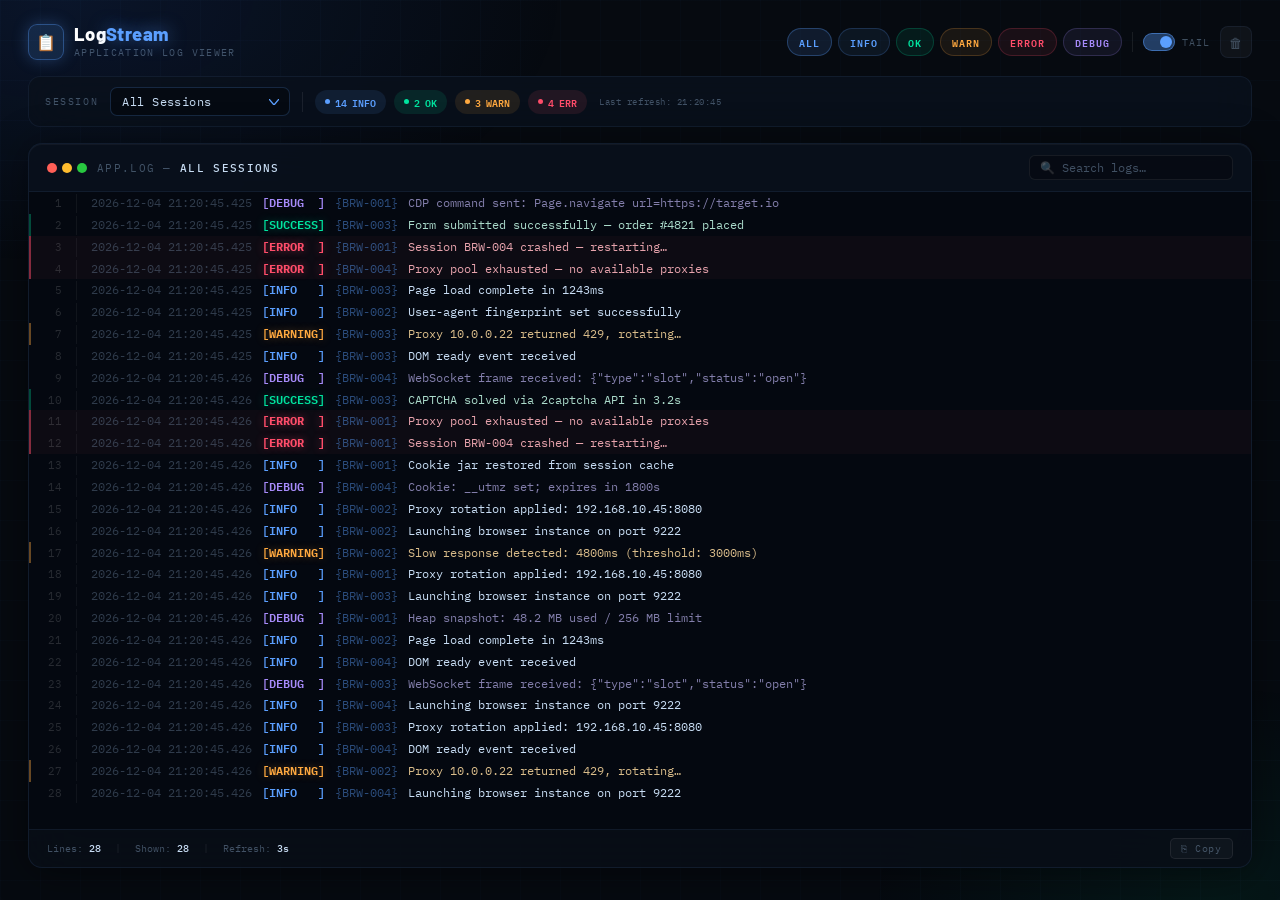
<file: pages/logs.html>
<!DOCTYPE html>
<html lang="en">
<head>
  <meta charset="UTF-8" />
  <meta name="viewport" content="width=device-width, initial-scale=1.0" />
  <title>LogStream — Application Logs</title>
  <link href="https://fonts.googleapis.com/css2?family=IBM+Plex+Mono:ital,wght@0,300;0,400;0,500;0,600;1,400&family=Barlow:wght@400;500;600;700;800&display=swap" rel="stylesheet" />
  <style>
    /* ── Tokens ─────────────────────────────────── */
    :root {
      --bg:           #060a10;
      --surface:      rgba(10, 16, 28, 0.88);
      --surface-deep: rgba(4, 8, 16, 0.92);
      --border:       rgba(100, 140, 200, 0.1);
      --border-lit:   rgba(120, 180, 255, 0.22);

      --neon:         #5b9fff;
      --neon-dim:     rgba(91, 159, 255, 0.15);
      --neon-glow:    rgba(91, 159, 255, 0.28);

      --lvl-info:     #5b9fff;
      --lvl-success:  #00e5a0;
      --lvl-warning:  #ffa940;
      --lvl-error:    #ff4d6a;
      --lvl-debug:    #a78bfa;
      --lvl-system:   #94a3b8;

      --ln-col:       rgba(255, 255, 255, 0.14);
      --text:         #c8ddf4;
      --text-muted:   rgba(160, 195, 230, 0.38);
      --mono:         'IBM Plex Mono', monospace;
      --sans:         'Barlow', sans-serif;
    }

    *, *::before, *::after { box-sizing: border-box; margin: 0; padding: 0; }

    html, body {
      min-height: 100vh;
      background: var(--bg);
      color: var(--text);
      font-family: var(--sans);
      overflow-x: hidden;
    }

    /* ── Ambient background ─────────────────────── */
    body::before {
      content: '';
      position: fixed; inset: 0; z-index: 0; pointer-events: none;
      background:
        radial-gradient(ellipse 60% 45% at 5%  0%,   rgba(30,80,180,.16) 0%, transparent 65%),
        radial-gradient(ellipse 45% 40% at 95% 100%,  rgba(0,180,120,.08) 0%, transparent 60%),
        radial-gradient(ellipse 35% 35% at 50% 50%,   rgba(60,100,255,.05) 0%, transparent 55%);
    }
    body::after {
      content: '';
      position: fixed; inset: 0; z-index: 0; pointer-events: none;
      background-image:
        linear-gradient(rgba(91,159,255,.018) 1px, transparent 1px),
        linear-gradient(90deg, rgba(91,159,255,.018) 1px, transparent 1px);
      background-size: 40px 40px;
    }

    /* ── Page shell ─────────────────────────────── */
    .page {
      position: relative; z-index: 1;
      min-height: 100vh;
      display: flex;
      flex-direction: column;
      padding: 24px 28px 32px;
      gap: 16px;
    }

    /* ── Header ─────────────────────────────────── */
    header {
      display: flex;
      align-items: center;
      gap: 14px;
      flex-wrap: wrap;
    }

    .logo-mark {
      display: flex; align-items: center; gap: 10px;
    }
    .logo-icon {
      width: 36px; height: 36px;
      border-radius: 9px;
      background: var(--neon-dim);
      border: 1px solid rgba(91,159,255,.35);
      display: flex; align-items: center; justify-content: center;
      font-size: 1rem;
      box-shadow: 0 0 16px var(--neon-glow);
      flex-shrink: 0;
    }
    .logo-text {
      font-size: 1.15rem;
      font-weight: 800;
      letter-spacing: .02em;
      color: #fff;
      line-height: 1;
    }
    .logo-text span {
      color: var(--neon);
      text-shadow: 0 0 18px rgba(91,159,255,.6);
    }
    .logo-sub {
      font-family: var(--mono);
      font-size: .6rem;
      color: var(--text-muted);
      letter-spacing: .14em;
      text-transform: uppercase;
      margin-top: 3px;
    }

    /* Header controls */
    .header-controls {
      display: flex;
      align-items: center;
      gap: 10px;
      margin-left: auto;
      flex-wrap: wrap;
    }

    /* Level filter pills */
    .level-filters {
      display: flex;
      gap: 6px;
    }
    .lvl-pill {
      padding: 4px 11px;
      border-radius: 99px;
      font-family: var(--mono);
      font-size: .62rem;
      font-weight: 600;
      letter-spacing: .1em;
      text-transform: uppercase;
      cursor: pointer;
      border: 1px solid transparent;
      transition: background .18s, border-color .18s, opacity .18s;
      user-select: none;
    }
    .lvl-pill[data-level="ALL"]     { background: rgba(91,159,255,.12);  border-color: rgba(91,159,255,.3);  color: var(--neon);         }
    .lvl-pill[data-level="INFO"]    { background: rgba(91,159,255,.08);  border-color: rgba(91,159,255,.2);  color: var(--lvl-info);     }
    .lvl-pill[data-level="SUCCESS"] { background: rgba(0,229,160,.08);   border-color: rgba(0,229,160,.2);   color: var(--lvl-success);  }
    .lvl-pill[data-level="WARNING"] { background: rgba(255,169,64,.08);  border-color: rgba(255,169,64,.2);  color: var(--lvl-warning);  }
    .lvl-pill[data-level="ERROR"]   { background: rgba(255,77,106,.08);  border-color: rgba(255,77,106,.2);  color: var(--lvl-error);    }
    .lvl-pill[data-level="DEBUG"]   { background: rgba(167,139,250,.08); border-color: rgba(167,139,250,.2); color: var(--lvl-debug);    }
    .lvl-pill.active { opacity: 1; }
    .lvl-pill:not(.active) { opacity: .42; }
    .lvl-pill:hover { opacity: .8; }

    /* Icon button */
    .icon-btn {
      width: 32px; height: 32px;
      border-radius: 8px;
      background: rgba(255,255,255,.04);
      border: 1px solid var(--border);
      display: flex; align-items: center; justify-content: center;
      font-size: .85rem;
      cursor: pointer;
      transition: background .18s, border-color .18s;
      color: var(--text-muted);
    }
    .icon-btn:hover { background: rgba(91,159,255,.1); border-color: rgba(91,159,255,.3); color: var(--neon); }

    /* Auto-scroll toggle */
    .autoscroll-toggle {
      display: flex; align-items: center; gap: 7px;
      font-family: var(--mono);
      font-size: .62rem;
      letter-spacing: .1em;
      text-transform: uppercase;
      color: var(--text-muted);
      cursor: pointer;
      user-select: none;
    }
    .toggle-track {
      width: 32px; height: 18px;
      border-radius: 9px;
      background: rgba(255,255,255,.08);
      border: 1px solid var(--border);
      position: relative;
      transition: background .2s;
    }
    .toggle-track.on { background: rgba(91,159,255,.35); border-color: rgba(91,159,255,.5); }
    .toggle-thumb {
      position: absolute;
      top: 2px; left: 2px;
      width: 12px; height: 12px;
      border-radius: 50%;
      background: var(--text-muted);
      transition: transform .2s, background .2s;
    }
    .toggle-track.on .toggle-thumb { transform: translateX(14px); background: var(--neon); }

    /* ── Session filter + stats bar ─────────────── */
    .toolbar {
      display: flex;
      align-items: center;
      gap: 12px;
      background: var(--surface);
      border: 1px solid var(--border);
      border-radius: 12px;
      backdrop-filter: blur(20px);
      -webkit-backdrop-filter: blur(20px);
      padding: 10px 16px;
      flex-wrap: wrap;
    }

    .toolbar-label {
      font-family: var(--mono);
      font-size: .62rem;
      letter-spacing: .16em;
      text-transform: uppercase;
      color: var(--text-muted);
      white-space: nowrap;
    }

    select#sessionFilter {
      appearance: none;
      background: rgba(0,0,0,.3);
      border: 1px solid rgba(91,159,255,.2);
      border-radius: 7px;
      padding: 6px 32px 6px 11px;
      color: var(--text);
      font-family: var(--mono);
      font-size: .75rem;
      letter-spacing: .04em;
      cursor: pointer;
      outline: none;
      transition: border-color .2s, box-shadow .2s;
      background-image: url("data:image/svg+xml,%3Csvg xmlns='http://www.w3.org/2000/svg' width='10' height='6'%3E%3Cpath d='M0 0l5 6 5-6' fill='none' stroke='%235b9fff' stroke-width='1.3'/%3E%3C/svg%3E");
      background-repeat: no-repeat;
      background-position: right 10px center;
      min-width: 180px;
    }
    select#sessionFilter:focus { border-color: rgba(91,159,255,.45); box-shadow: 0 0 10px rgba(91,159,255,.15); }
    select#sessionFilter option { background: #0a1020; }

    .toolbar-divider {
      width: 1px; height: 20px;
      background: rgba(255,255,255,.08);
    }

    /* Stats chips */
    .stat-chips { display: flex; gap: 8px; }
    .stat-chip {
      display: flex; align-items: center; gap: 5px;
      padding: 3px 10px;
      border-radius: 99px;
      font-family: var(--mono);
      font-size: .62rem;
      font-weight: 600;
    }
    .chip-dot { width: 5px; height: 5px; border-radius: 50%; }
    .chip-info    { background: rgba(91,159,255,.1);  color: var(--lvl-info);    }
    .chip-info    .chip-dot { background: var(--lvl-info); }
    .chip-success { background: rgba(0,229,160,.1);   color: var(--lvl-success); }
    .chip-success .chip-dot { background: var(--lvl-success); }
    .chip-warning { background: rgba(255,169,64,.1);  color: var(--lvl-warning); }
    .chip-warning .chip-dot { background: var(--lvl-warning); }
    .chip-error   { background: rgba(255,77,106,.1);  color: var(--lvl-error);   }
    .chip-error   .chip-dot { background: var(--lvl-error); }

    /* refresh indicator */
    .refresh-ring {
      width: 18px; height: 18px;
      border-radius: 50%;
      border: 2px solid rgba(91,159,255,.15);
      border-top-color: var(--neon);
      margin-left: auto;
      animation: spin 1.1s linear infinite;
      display: none;
    }
    .refresh-ring.spinning { display: block; }
    @keyframes spin { to { transform: rotate(360deg); } }

    .last-refresh-ts {
      font-family: var(--mono);
      font-size: .58rem;
      color: var(--text-muted);
      letter-spacing: .06em;
      white-space: nowrap;
    }

    /* ── Log card ───────────────────────────────── */
    .log-card {
      flex: 1;
      background: var(--surface);
      border: 1px solid var(--border);
      border-radius: 14px;
      backdrop-filter: blur(24px) saturate(1.3);
      -webkit-backdrop-filter: blur(24px) saturate(1.3);
      box-shadow: 0 4px 40px rgba(0,0,0,.45), inset 0 1px 0 rgba(255,255,255,.04);
      display: flex;
      flex-direction: column;
      overflow: hidden;
      min-height: 0;
    }

    /* Card title bar */
    .log-titlebar {
      display: flex;
      align-items: center;
      gap: 10px;
      padding: 11px 18px;
      border-bottom: 1px solid var(--border);
      flex-shrink: 0;
    }
    .titlebar-dots { display: flex; gap: 5px; }
    .tdot {
      width: 10px; height: 10px;
      border-radius: 50%;
    }
    .tdot-r { background: #ff5f57; }
    .tdot-y { background: #febc2e; }
    .tdot-g { background: #28c840; }
    .titlebar-name {
      font-family: var(--mono);
      font-size: .68rem;
      color: var(--text-muted);
      letter-spacing: .12em;
      text-transform: uppercase;
    }
    .titlebar-name strong { color: var(--text); font-weight: 500; }

    /* Search box */
    .log-search {
      margin-left: auto;
      display: flex;
      align-items: center;
      gap: 7px;
      background: rgba(0,0,0,.25);
      border: 1px solid rgba(255,255,255,.07);
      border-radius: 6px;
      padding: 4px 10px;
    }
    .log-search input {
      background: none;
      border: none;
      outline: none;
      color: var(--text);
      font-family: var(--mono);
      font-size: .72rem;
      width: 160px;
    }
    .log-search input::placeholder { color: var(--text-muted); }
    .log-search-icon { font-size: .75rem; opacity: .4; }

    /* ── Pre viewer ─────────────────────────────── */
    #logViewer {
      flex: 1;
      margin: 0;
      padding: 0;
      background: var(--surface-deep);
      font-family: var(--mono);
      font-size: .78rem;
      line-height: 1.75;
      overflow-y: auto;
      overflow-x: auto;
      white-space: pre;
      min-height: 380px;
      color: var(--text);
      counter-reset: line-num;
      tab-size: 4;
    }

    /* Line number gutter via CSS counters on .log-line spans */
    .log-line {
      display: flex;
      align-items: baseline;
      padding: 0 18px 0 0;
      border-left: 2px solid transparent;
      transition: background .12s;
    }
    .log-line:hover { background: rgba(255,255,255,.028); }

    /* Active border highlight per level */
    .log-line.line-info    { border-left-color: transparent; }
    .log-line.line-success { border-left-color: rgba(0,229,160,.3); }
    .log-line.line-warning { border-left-color: rgba(255,169,64,.4); }
    .log-line.line-error   { border-left-color: rgba(255,77,106,.5); background: rgba(255,77,106,.035); }
    .log-line.line-error:hover { background: rgba(255,77,106,.06); }
    .log-line.line-debug   { border-left-color: transparent; }

    /* Line number */
    .ln {
      user-select: none;
      min-width: 46px;
      padding: 0 14px 0 14px;
      text-align: right;
      color: var(--ln-col);
      font-size: .68rem;
      flex-shrink: 0;
      border-right: 1px solid rgba(255,255,255,.05);
      margin-right: 14px;
      font-style: normal;
    }

    /* Timestamp */
    .log-ts {
      color: rgba(160,195,230,.28);
      margin-right: 10px;
      flex-shrink: 0;
    }

    /* Level badges */
    .log-level {
      font-weight: 600;
      margin-right: 10px;
      flex-shrink: 0;
      min-width: 60px;
      display: inline-block;
    }
    .lvl-INFO    { color: var(--lvl-info);    }
    .lvl-SUCCESS { color: var(--lvl-success);  text-shadow: 0 0 8px rgba(0,229,160,.4); }
    .lvl-WARNING { color: var(--lvl-warning);  text-shadow: 0 0 8px rgba(255,169,64,.35); }
    .lvl-ERROR   { color: var(--lvl-error);    text-shadow: 0 0 8px rgba(255,77,106,.45); font-weight: 700; }
    .lvl-DEBUG   { color: var(--lvl-debug);    }
    .lvl-SYSTEM  { color: var(--lvl-system);   font-style: italic; }

    /* Session tag */
    .log-session {
      color: rgba(91,159,255,.45);
      margin-right: 10px;
      flex-shrink: 0;
    }

    /* Message body */
    .log-msg { color: var(--text); flex: 1; word-break: break-all; white-space: pre-wrap; }
    .log-line.line-warning .log-msg { color: rgba(255,220,160,.85); }
    .log-line.line-error   .log-msg { color: rgba(255,180,190,.9);  }
    .log-line.line-success .log-msg { color: rgba(200,255,235,.85); }
    .log-line.line-debug   .log-msg { color: rgba(200,190,255,.65); }

    /* highlight search match */
    .match { background: rgba(255,220,0,.22); border-radius: 2px; }

    /* ── Skeleton lines ─────────────────────────── */
    @keyframes shimmer {
      0%   { background-position: -700px 0; }
      100% { background-position:  700px 0; }
    }
    .skel-line {
      display: flex;
      align-items: center;
      gap: 10px;
      padding: 0 18px 0 14px;
      height: 26px;
    }
    .skel-block {
      border-radius: 4px;
      background: linear-gradient(90deg,
        rgba(255,255,255,.04) 25%,
        rgba(255,255,255,.09) 50%,
        rgba(255,255,255,.04) 75%);
      background-size: 700px 100%;
      animation: shimmer 1.6s infinite linear;
    }

    /* ── Scrollbar ──────────────────────────────── */
    #logViewer::-webkit-scrollbar { width: 7px; height: 7px; }
    #logViewer::-webkit-scrollbar-track { background: rgba(0,0,0,.2); }
    #logViewer::-webkit-scrollbar-thumb { background: rgba(91,159,255,.22); border-radius: 4px; }
    #logViewer::-webkit-scrollbar-thumb:hover { background: rgba(91,159,255,.4); }
    #logViewer::-webkit-scrollbar-corner { background: transparent; }

    /* ── Footer bar ─────────────────────────────── */
    .footer-bar {
      display: flex;
      align-items: center;
      gap: 14px;
      padding: 8px 18px;
      border-top: 1px solid var(--border);
      font-family: var(--mono);
      font-size: .62rem;
      color: var(--text-muted);
      background: rgba(0,0,0,.15);
      flex-shrink: 0;
    }
    .footer-bar span strong { color: var(--text); font-weight: 500; }
    .footer-sep { color: rgba(255,255,255,.1); }
    .footer-bar .copy-btn {
      margin-left: auto;
      padding: 3px 10px;
      border-radius: 5px;
      border: 1px solid rgba(255,255,255,.08);
      background: rgba(255,255,255,.03);
      color: var(--text-muted);
      font-family: var(--mono);
      font-size: .6rem;
      letter-spacing: .08em;
      cursor: pointer;
      transition: background .18s, color .18s;
    }
    .footer-bar .copy-btn:hover { background: rgba(91,159,255,.1); color: var(--neon); border-color: rgba(91,159,255,.3); }
  </style>
</head>
<body>

<div class="page">

  <!-- ── Header ─────────────────────────────────── -->
  <header>
    <div class="logo-mark">
      <div class="logo-icon">📋</div>
      <div>
        <div class="logo-text">Log<span>Stream</span></div>
        <div class="logo-sub">Application Log Viewer</div>
      </div>
    </div>

    <div class="header-controls">
      <!-- Level filter pills -->
      <div class="level-filters" id="levelFilters">
        <span class="lvl-pill active" data-level="ALL">All</span>
        <span class="lvl-pill active" data-level="INFO">Info</span>
        <span class="lvl-pill active" data-level="SUCCESS">OK</span>
        <span class="lvl-pill active" data-level="WARNING">Warn</span>
        <span class="lvl-pill active" data-level="ERROR">Error</span>
        <span class="lvl-pill active" data-level="DEBUG">Debug</span>
      </div>

      <div class="toolbar-divider"></div>

      <!-- Auto-scroll toggle -->
      <label class="autoscroll-toggle" id="autoscrollToggle" title="Auto-scroll to bottom">
        <div class="toggle-track on" id="autoscrollTrack">
          <div class="toggle-thumb"></div>
        </div>
        Tail
      </label>

      <!-- Clear icon -->
      <div class="icon-btn" id="clearBtn" title="Clear log">🗑</div>
    </div>
  </header>

  <!-- ── Toolbar ────────────────────────────────── -->
  <div class="toolbar">
    <span class="toolbar-label">Session</span>

    <select id="sessionFilter">
      <option value="all">All Sessions</option>
      <!-- Session IDs will be populated dynamically -->
    </select>

    <div class="toolbar-divider"></div>

    <div class="stat-chips">
      <div class="stat-chip chip-info">
        <div class="chip-dot"></div>
        <span id="countInfo">0</span> INFO
      </div>
      <div class="stat-chip chip-success">
        <div class="chip-dot"></div>
        <span id="countSuccess">0</span> OK
      </div>
      <div class="stat-chip chip-warning">
        <div class="chip-dot"></div>
        <span id="countWarning">0</span> WARN
      </div>
      <div class="stat-chip chip-error">
        <div class="chip-dot"></div>
        <span id="countError">0</span> ERR
      </div>
    </div>

    <div class="refresh-ring" id="refreshRing"></div>
    <span class="last-refresh-ts" id="lastRefresh">Last refresh: —</span>
  </div>

  <!-- ── Log card ───────────────────────────────── -->
  <div class="log-card">

    <!-- Title bar -->
    <div class="log-titlebar">
      <div class="titlebar-dots">
        <div class="tdot tdot-r"></div>
        <div class="tdot tdot-y"></div>
        <div class="tdot tdot-g"></div>
      </div>
      <span class="titlebar-name">app.log &mdash; <strong id="titleSession">All Sessions</strong></span>

      <!-- Search -->
      <div class="log-search">
        <span class="log-search-icon">🔍</span>
        <input type="text" id="searchInput" placeholder="Search logs…" spellcheck="false" autocomplete="off" />
      </div>
    </div>

    <!-- Log pre element -->
    <pre id="logViewer" aria-label="Application log output" aria-live="polite"></pre>

    <!-- Footer -->
    <div class="footer-bar">
      <span>Lines: <strong id="footerLines">0</strong></span>
      <span class="footer-sep">|</span>
      <span>Shown: <strong id="footerShown">0</strong></span>
      <span class="footer-sep">|</span>
      <span>Refresh: <strong>3s</strong></span>
      <button class="copy-btn" id="copyBtn">⎘ Copy</button>
    </div>
  </div>

</div><!-- /page -->

<!-- ═══════════════════════════════════════════════
     SCRIPT
═══════════════════════════════════════════════ -->
<script>
  /* ── State ───────────────────────────────────── */
  let allLogs       = [];       // raw log objects
  let activeFilters = new Set(['INFO','SUCCESS','WARNING','ERROR','DEBUG']);
  let activeSession = 'all';
  let autoScroll    = true;
  let searchQuery   = '';

  /* ── Refs ────────────────────────────────────── */
  const viewer        = document.getElementById('logViewer');
  const sessionFilter = document.getElementById('sessionFilter');
  const searchInput   = document.getElementById('searchInput');
  const refreshRing   = document.getElementById('refreshRing');
  const lastRefreshEl = document.getElementById('lastRefresh');
  const autoscrollTrk = document.getElementById('autoscrollTrack');
  const levelFilters  = document.getElementById('levelFilters');

  /* ── Skeleton loader ─────────────────────────── */
  const skWidths = [280,420,340,510,390,460,310,480,360,440];
  function showSkeletons() {
    viewer.innerHTML = '';
    skWidths.forEach((w, i) => {
      const line = document.createElement('div');
      line.className = 'skel-line';
      line.innerHTML = `
        <div class="skel-block" style="width:40px;height:10px;flex-shrink:0;"></div>
        <div class="skel-block" style="width:${Math.random()*30+55}px;height:10px;flex-shrink:0;"></div>
        <div class="skel-block" style="width:${w}px;height:10px;max-width:60%;"></div>`;
      viewer.appendChild(line);
    });
  }

  /* ── Render logs ─────────────────────────────── */
  function escapeHtml(str) {
    return str
      .replace(/&/g,'&amp;')
      .replace(/</g,'&lt;')
      .replace(/>/g,'&gt;');
  }

  function highlight(text) {
    if (!searchQuery) return escapeHtml(text);
    const escaped = escapeHtml(text);
    const re = new RegExp(searchQuery.replace(/[.*+?^${}()|[\]\\]/g,'\\$&'), 'gi');
    return escaped.replace(re, m => `<mark class="match">${m}</mark>`);
  }

  function renderLogs() {
    const filtered = allLogs.filter(l => {
      if (activeSession !== 'all' && l.session !== activeSession) return false;
      if (!activeFilters.has(l.level)) return false;
      if (searchQuery) {
        const q = searchQuery.toLowerCase();
        if (!l.msg.toLowerCase().includes(q) &&
            !l.level.toLowerCase().includes(q) &&
            !l.session.toLowerCase().includes(q)) return false;
      }
      return true;
    });

    viewer.innerHTML = '';

    if (filtered.length === 0) {
      const empty = document.createElement('div');
      empty.style.cssText = 'padding:48px 24px;text-align:center;font-family:var(--mono);font-size:.72rem;color:var(--text-muted);';
      empty.textContent = '— No log entries match the current filters —';
      viewer.appendChild(empty);
    } else {
      filtered.forEach((l, i) => {
        const line = document.createElement('div');
        const lvlCls = 'line-' + l.level.toLowerCase();
        line.className = `log-line ${lvlCls}`;

        line.innerHTML =
          `<span class="ln">${i + 1}</span>` +
          `<span class="log-ts">${escapeHtml(l.ts)}</span>` +
          `<span class="log-level lvl-${l.level}">[${l.level.padEnd(7)}]</span>` +
          `<span class="log-session">{${escapeHtml(l.session)}}</span>` +
          `<span class="log-msg">${highlight(l.msg)}</span>`;

        viewer.appendChild(line);
      });
    }

    // Counts
    const count = lvl => allLogs.filter(l => l.level === lvl && (activeSession === 'all' || l.session === activeSession)).length;
    document.getElementById('countInfo').textContent    = count('INFO');
    document.getElementById('countSuccess').textContent = count('SUCCESS');
    document.getElementById('countWarning').textContent = count('WARNING');
    document.getElementById('countError').textContent   = count('ERROR');

    document.getElementById('footerLines').textContent = allLogs.length;
    document.getElementById('footerShown').textContent = filtered.length;

    if (autoScroll) viewer.scrollTop = viewer.scrollHeight;
  }

  /* ── Populate session dropdown ───────────────── */
  function populateSessions() {
    const sessions = [...new Set(allLogs.map(l => l.session))];
    const current  = sessionFilter.value;
    // Preserve existing options except session IDs
    Array.from(sessionFilter.options).forEach(o => { if (o.value !== 'all') o.remove(); });
    sessions.forEach(s => {
      const opt = document.createElement('option');
      opt.value = s; opt.textContent = s;
      sessionFilter.appendChild(opt);
    });
    sessionFilter.value = sessions.includes(current) ? current : 'all';
  }

  /* ── refreshLogs — called every 3 s by Eel ───── */
  function refreshLogs(newLogs) {
    // If called from Eel, newLogs will be an array of log objects:
    // { ts, level, session, msg }
    // If called without args (interval tick), do nothing — Eel pushes data.
    if (Array.isArray(newLogs) && newLogs.length) {
      allLogs = newLogs;
    }
    // For the demo, inject fake data on first empty call
    if (!allLogs.length) {
      allLogs = generateDemoLogs();
    }
    populateSessions();
    renderLogs();
    lastRefreshEl.textContent = 'Last refresh: ' + new Date().toLocaleTimeString('en-GB');
    refreshRing.classList.remove('spinning');
  }

  /* ── Auto-refresh every 3 s ──────────────────── */
  setInterval(() => {
    refreshRing.classList.add('spinning');
    // ── Eel integration ──
    // eel.get_logs(activeSession)(refreshLogs);
    //
    // Without Eel running, we call refreshLogs() directly
    // with demo data mutation to simulate live updates.
    if (typeof eel === 'undefined') {
      appendDemoLine();
      refreshLogs();
    } else {
      eel.get_logs(activeSession)(refreshLogs);
    }
  }, 3000);

  /* ── Level filter pills ──────────────────────── */
  levelFilters.addEventListener('click', e => {
    const pill = e.target.closest('.lvl-pill');
    if (!pill) return;
    const level = pill.dataset.level;

    if (level === 'ALL') {
      // Toggle all
      const allOn = ['INFO','SUCCESS','WARNING','ERROR','DEBUG'].every(l => activeFilters.has(l));
      if (allOn) {
        activeFilters.clear();
        levelFilters.querySelectorAll('.lvl-pill').forEach(p => p.classList.remove('active'));
      } else {
        activeFilters = new Set(['INFO','SUCCESS','WARNING','ERROR','DEBUG']);
        levelFilters.querySelectorAll('.lvl-pill').forEach(p => p.classList.add('active'));
      }
    } else {
      if (activeFilters.has(level)) {
        activeFilters.delete(level);
        pill.classList.remove('active');
      } else {
        activeFilters.add(level);
        pill.classList.add('active');
      }
      const allPill = levelFilters.querySelector('[data-level="ALL"]');
      const allOn = ['INFO','SUCCESS','WARNING','ERROR','DEBUG'].every(l => activeFilters.has(l));
      allPill.classList.toggle('active', allOn);
    }
    renderLogs();
  });

  /* ── Session filter ──────────────────────────── */
  sessionFilter.addEventListener('change', () => {
    activeSession = sessionFilter.value;
    const opt = sessionFilter.options[sessionFilter.selectedIndex];
    document.getElementById('titleSession').textContent = opt.textContent;
    renderLogs();
  });

  /* ── Search ──────────────────────────────────── */
  let searchDebounce;
  searchInput.addEventListener('input', () => {
    clearTimeout(searchDebounce);
    searchDebounce = setTimeout(() => {
      searchQuery = searchInput.value.trim();
      renderLogs();
    }, 180);
  });

  /* ── Auto-scroll toggle ──────────────────────── */
  document.getElementById('autoscrollToggle').addEventListener('click', () => {
    autoScroll = !autoScroll;
    autoscrollTrk.classList.toggle('on', autoScroll);
  });

  /* ── Clear ───────────────────────────────────── */
  document.getElementById('clearBtn').addEventListener('click', () => {
    allLogs = [];
    renderLogs();
  });

  /* ── Copy ────────────────────────────────────── */
  document.getElementById('copyBtn').addEventListener('click', () => {
    const text = allLogs.map(l => `${l.ts} [${l.level}] {${l.session}} ${l.msg}`).join('\n');
    navigator.clipboard.writeText(text).catch(() => {});
  });

  /* ── Scroll pause auto-scroll ────────────────── */
  viewer.addEventListener('scroll', () => {
    const atBottom = viewer.scrollTop + viewer.clientHeight >= viewer.scrollHeight - 20;
    if (!atBottom && autoScroll) {
      autoScroll = false;
      autoscrollTrk.classList.remove('on');
    }
  });

  /* ════════════════════════════════════════════════
     Demo data utilities (remove when wiring Eel)
  ════════════════════════════════════════════════ */
  const SESSIONS = ['BRW-001','BRW-002','BRW-003','BRW-004'];
  const LEVELS   = ['INFO','INFO','INFO','SUCCESS','WARNING','ERROR','DEBUG'];
  const MESSAGES = {
    INFO:    [
      'Launching browser instance on port 9222',
      'Navigating to target URL: https://example.com/checkout',
      'Page load complete in 1243ms',
      'Proxy rotation applied: 192.168.10.45:8080',
      'Cookie jar restored from session cache',
      'DOM ready event received',
      'User-agent fingerprint set successfully',
    ],
    SUCCESS: [
      'Slot found! Availability confirmed at 14:32 UTC',
      'Form submitted successfully — order #4821 placed',
      'CAPTCHA solved via 2captcha API in 3.2s',
      'Session authenticated — access token acquired',
    ],
    WARNING: [
      'Slow response detected: 4800ms (threshold: 3000ms)',
      'Rate limit header detected — backing off 5s',
      'Proxy 10.0.0.22 returned 429, rotating…',
      'Retry attempt 2/5 for session BRW-003',
    ],
    ERROR:   [
      'Connection timeout after 10000ms — aborting',
      'Proxy pool exhausted — no available proxies',
      'Uncaught exception in navigation handler: ERR_NAME_NOT_RESOLVED',
      'Session BRW-004 crashed — restarting…',
    ],
    DEBUG:   [
      'Heap snapshot: 48.2 MB used / 256 MB limit',
      'WebSocket frame received: {"type":"slot","status":"open"}',
      'CDP command sent: Page.navigate url=https://target.io',
      'Cookie: __utmz set; expires in 1800s',
    ],
  };

  let demoLineNum = 0;
  function randomLog() {
    const level   = LEVELS[Math.floor(Math.random() * LEVELS.length)];
    const session = SESSIONS[Math.floor(Math.random() * SESSIONS.length)];
    const msgs    = MESSAGES[level];
    const msg     = msgs[Math.floor(Math.random() * msgs.length)];
    const now     = new Date();
    const ts = now.toISOString().replace('T',' ').slice(0,23);
    return { ts, level, session, msg };
  }

  function generateDemoLogs() {
    const logs = [];
    for (let i = 0; i < 28; i++) logs.push(randomLog());
    demoLineNum = 28;
    return logs;
  }

  function appendDemoLine() {
    allLogs.push(randomLog());
    // Keep max 200 lines in memory
    if (allLogs.length > 200) allLogs.shift();
    demoLineNum++;
  }

  /* ── Init ────────────────────────────────────── */
  showSkeletons();
  setTimeout(() => {
    allLogs = generateDemoLogs();
    refreshLogs();
  }, 1100);
</script>
</body>
</html>
</file>
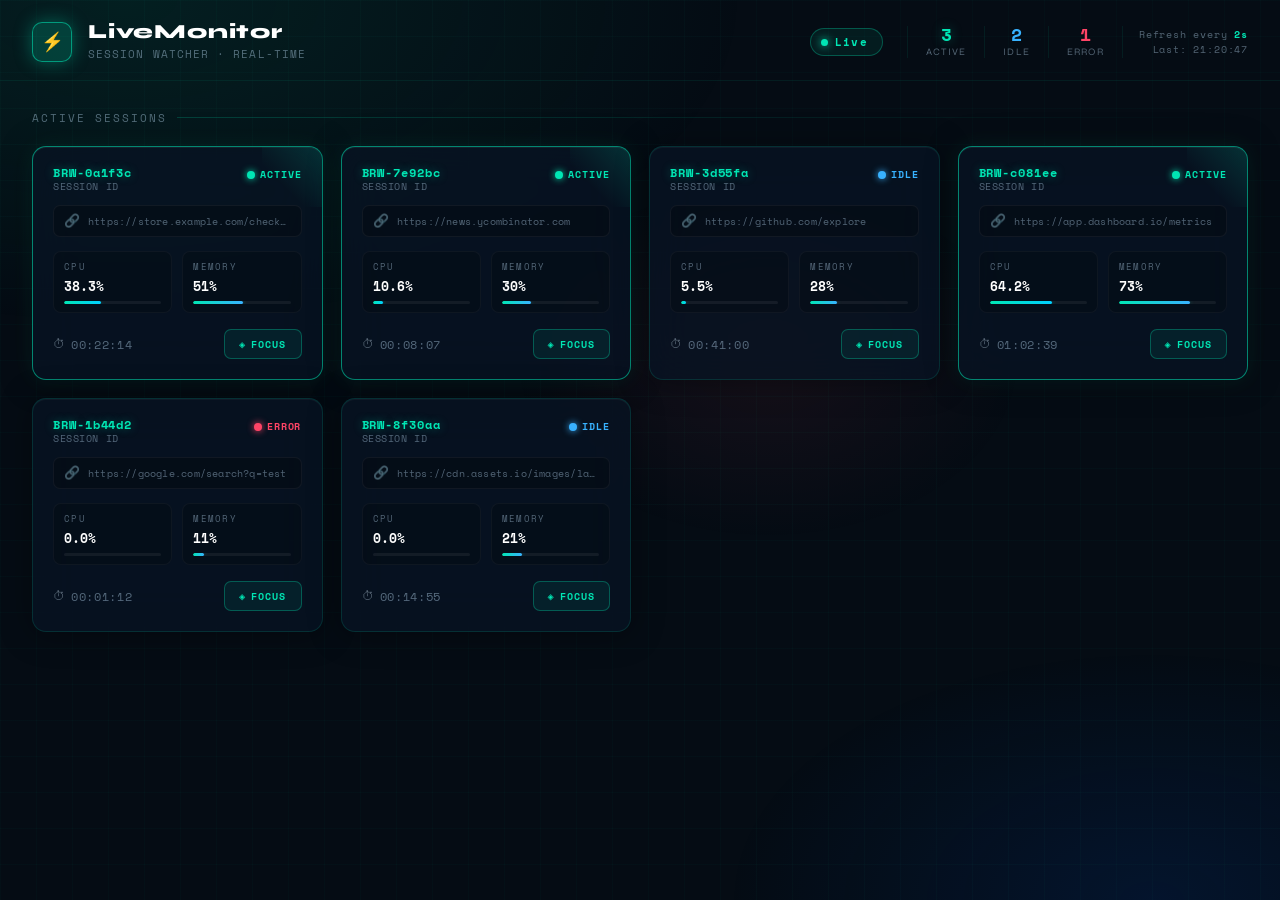
<file: pages/monitor.html>
<!DOCTYPE html>
<html lang="en">
<head>
  <meta charset="UTF-8" />
  <meta name="viewport" content="width=device-width, initial-scale=1.0" />
  <title>Online Unknown — Session Watcher</title>
  <link href="https://fonts.googleapis.com/css2?family=Space+Mono:ital,wght@0,400;0,700;1,400&family=Syne:wght@400;600;700;800&display=swap" rel="stylesheet" />
  <style>
    /* ── Tokens ─────────────────────────────────────── */
    :root {
      --bg:           #050c14;
      --surface:      rgba(8, 20, 35, 0.78);
      --border:       rgba(0, 230, 180, 0.14);
      --border-active:rgba(0, 230, 180, 0.55);
      --neon:         #00e6b4;
      --neon-dim:     rgba(0, 230, 180, 0.18);
      --neon-glow:    rgba(0, 230, 180, 0.35);
      --amber:        #ffb340;
      --red:          #ff4466;
      --blue:         #38b2ff;
      --text:         #cde0f0;
      --text-muted:   rgba(180, 210, 235, 0.45);
      --mono:         'Space Mono', monospace;
      --sans:         'Syne', sans-serif;
    }

    *, *::before, *::after { box-sizing: border-box; margin: 0; padding: 0; }

    html, body {
      min-height: 100vh;
      background: var(--bg);
      color: var(--text);
      font-family: var(--sans);
      overflow-x: hidden;
    }

    /* ── Background texture ─────────────────────────── */
    body::before {
      content: '';
      position: fixed; inset: 0; z-index: 0;
      background:
        radial-gradient(ellipse 80% 60% at 10% 0%,   rgba(0,100,80,.22) 0%, transparent 60%),
        radial-gradient(ellipse 60% 50% at 90% 100%,  rgba(0,60,160,.18) 0%, transparent 55%),
        radial-gradient(ellipse 40% 40% at 60% 40%,   rgba(255,70,100,.07) 0%, transparent 50%);
      pointer-events: none;
    }
    body::after {
      content: '';
      position: fixed; inset: 0; z-index: 0;
      background-image:
        linear-gradient(rgba(0,230,180,.025) 1px, transparent 1px),
        linear-gradient(90deg, rgba(0,230,180,.025) 1px, transparent 1px);
      background-size: 36px 36px;
      pointer-events: none;
    }

    /* ── Layout wrapper ─────────────────────────────── */
    .page {
      position: relative; z-index: 1;
      min-height: 100vh;
      display: flex;
      flex-direction: column;
    }

    /* ── Header ─────────────────────────────────────── */
    header {
      padding: 22px 32px 18px;
      display: flex;
      align-items: center;
      gap: 16px;
      border-bottom: 1px solid rgba(0,230,180,.08);
    }

    .header-icon {
      width: 40px; height: 40px;
      border-radius: 10px;
      border: 1px solid var(--border-active);
      background: var(--neon-dim);
      display: flex; align-items: center; justify-content: center;
      font-size: 1.15rem;
      box-shadow: 0 0 18px var(--neon-glow);
      flex-shrink: 0;
      animation: icon-breathe 3.5s ease-in-out infinite;
    }
    @keyframes icon-breathe {
      0%,100% { box-shadow: 0 0 12px var(--neon-glow); }
      50%      { box-shadow: 0 0 28px var(--neon-glow), 0 0 6px var(--neon); }
    }

    .header-titles { flex: 1; }
    .header-titles h1 {
      font-size: 1.25rem;
      font-weight: 800;
      letter-spacing: .04em;
      color: #fff;
      line-height: 1;
    }
    .header-titles p {
      font-family: var(--mono);
      font-size: .67rem;
      color: var(--text-muted);
      letter-spacing: .1em;
      margin-top: 4px;
      text-transform: uppercase;
    }

    /* Live indicator */
    .live-badge {
      display: flex; align-items: center; gap: 7px;
      padding: 5px 14px 5px 10px;
      border-radius: 99px;
      border: 1px solid rgba(0,230,180,.3);
      background: rgba(0,230,180,.07);
    }
    .live-dot {
      width: 7px; height: 7px;
      border-radius: 50%;
      background: var(--neon);
      box-shadow: 0 0 8px var(--neon);
      animation: live-pulse 1.6s ease-in-out infinite;
    }
    @keyframes live-pulse {
      0%,100% { opacity: 1; transform: scale(1); }
      50%      { opacity: .45; transform: scale(.7); }
    }
    .live-badge span {
      font-family: var(--mono);
      font-size: .68rem;
      color: var(--neon);
      letter-spacing: .12em;
      font-weight: 700;
    }

    /* Stats strip */
    .stats-strip {
      display: flex; gap: 0;
      border-left: 1px solid rgba(0,230,180,.08);
      margin-left: 8px;
    }
    .stat-pill {
      padding: 0 18px;
      border-right: 1px solid rgba(0,230,180,.08);
      text-align: center;
    }
    .stat-pill .num {
      font-family: var(--mono);
      font-size: 1.1rem;
      font-weight: 700;
      line-height: 1;
      display: block;
    }
    .stat-pill .lbl {
      font-size: .62rem;
      letter-spacing: .12em;
      text-transform: uppercase;
      color: var(--text-muted);
      display: block;
      margin-top: 3px;
    }
    .num-active { color: var(--neon); text-shadow: 0 0 12px var(--neon-glow); }
    .num-idle   { color: var(--blue); }
    .num-err    { color: var(--red);  }

    /* Refresh ticker */
    .refresh-info {
      font-family: var(--mono);
      font-size: .64rem;
      color: var(--text-muted);
      letter-spacing: .08em;
      text-align: right;
      line-height: 1.5;
    }
    .refresh-info strong { color: var(--neon); }

    /* ── Main content ─────────────────────────────── */
    main {
      flex: 1;
      padding: 28px 32px 40px;
    }

    /* Section label */
    .section-label {
      display: flex; align-items: center; gap: 10px;
      margin-bottom: 20px;
    }
    .section-label span {
      font-size: .7rem;
      font-family: var(--mono);
      letter-spacing: .18em;
      text-transform: uppercase;
      color: var(--text-muted);
    }
    .section-label::after {
      content: '';
      flex: 1;
      height: 1px;
      background: linear-gradient(90deg, rgba(0,230,180,.2), transparent);
    }

    /* ── Grid container ────────────────────────────── */
    #liveSessionsMonitor {
      display: grid;
      grid-template-columns: repeat(auto-fill, minmax(290px, 1fr));
      gap: 18px;
    }

    /* ── Session card ──────────────────────────────── */
    .session-card {
      position: relative;
      background: var(--surface);
      border: 1px solid var(--border);
      border-radius: 14px;
      padding: 20px;
      backdrop-filter: blur(22px) saturate(1.3);
      -webkit-backdrop-filter: blur(22px) saturate(1.3);
      box-shadow: 0 2px 32px rgba(0,0,0,.35), inset 0 1px 0 rgba(255,255,255,.04);
      transition: transform .22s cubic-bezier(.34,1.56,.64,1), box-shadow .22s ease, border-color .22s ease;
      overflow: hidden;
      animation: card-in .35s ease both;
    }
    @keyframes card-in {
      from { opacity: 0; transform: translateY(14px) scale(.97); }
      to   { opacity: 1; transform: translateY(0)   scale(1); }
    }

    .session-card:hover {
      transform: translateY(-5px) scale(1.025);
      box-shadow: 0 12px 48px rgba(0,0,0,.45), 0 0 0 1px rgba(0,230,180,.2);
    }

    /* Active neon border */
    .session-card.is-active {
      border-color: var(--border-active);
      box-shadow: 0 2px 32px rgba(0,0,0,.35), 0 0 22px rgba(0,230,180,.1), inset 0 1px 0 rgba(255,255,255,.06);
    }
    .session-card.is-active:hover {
      box-shadow: 0 12px 48px rgba(0,0,0,.45), 0 0 30px rgba(0,230,180,.18), 0 0 0 1px var(--border-active);
    }

    /* Diagonal corner accent on active */
    .session-card.is-active::before {
      content: '';
      position: absolute;
      top: 0; right: 0;
      width: 60px; height: 60px;
      background: linear-gradient(225deg, rgba(0,230,180,.15) 0%, transparent 65%);
      border-radius: 0 14px 0 0;
      pointer-events: none;
    }

    /* ── Card header ── */
    .card-head {
      display: flex;
      align-items: flex-start;
      justify-content: space-between;
      margin-bottom: 14px;
    }
    .session-id {
      font-family: var(--mono);
      font-size: .72rem;
      font-weight: 700;
      color: var(--neon);
      letter-spacing: .08em;
      text-shadow: 0 0 10px var(--neon-glow);
      line-height: 1;
    }
    .session-id small {
      display: block;
      font-size: .6rem;
      color: var(--text-muted);
      font-weight: 400;
      margin-top: 3px;
      letter-spacing: .06em;
      text-shadow: none;
    }

    /* Status dot cluster */
    .status-cluster {
      display: flex; align-items: center; gap: 5px;
    }
    .status-dot {
      width: 8px; height: 8px;
      border-radius: 50%;
      flex-shrink: 0;
    }
    .dot-active { background: var(--neon);  box-shadow: 0 0 7px var(--neon);  animation: dot-blink 2s ease-in-out infinite; }
    .dot-idle   { background: var(--blue);  box-shadow: 0 0 7px var(--blue);  }
    .dot-error  { background: var(--red);   box-shadow: 0 0 7px var(--red);   animation: dot-blink 1s ease-in-out infinite; }
    @keyframes dot-blink {
      0%,100% { opacity: 1; } 50% { opacity: .3; }
    }
    .status-label {
      font-family: var(--mono);
      font-size: .62rem;
      letter-spacing: .1em;
      text-transform: uppercase;
      font-weight: 700;
    }
    .lbl-active { color: var(--neon); }
    .lbl-idle   { color: var(--blue); }
    .lbl-error  { color: var(--red);  }

    /* ── URL row ── */
    .card-url {
      display: flex; align-items: center; gap: 8px;
      background: rgba(0,0,0,.25);
      border: 1px solid rgba(255,255,255,.05);
      border-radius: 7px;
      padding: 7px 10px;
      margin-bottom: 14px;
      overflow: hidden;
    }
    .url-icon { font-size: .8rem; opacity: .5; flex-shrink: 0; }
    .url-text {
      font-family: var(--mono);
      font-size: .65rem;
      color: var(--text-muted);
      white-space: nowrap;
      overflow: hidden;
      text-overflow: ellipsis;
      letter-spacing: .02em;
    }

    /* ── Metrics row ── */
    .card-metrics {
      display: grid;
      grid-template-columns: 1fr 1fr;
      gap: 10px;
      margin-bottom: 16px;
    }
    .metric {
      background: rgba(0,0,0,.2);
      border: 1px solid rgba(255,255,255,.04);
      border-radius: 8px;
      padding: 8px 10px;
    }
    .metric-lbl {
      font-size: .58rem;
      letter-spacing: .14em;
      text-transform: uppercase;
      color: var(--text-muted);
      display: block;
      margin-bottom: 3px;
      font-family: var(--mono);
    }
    .metric-val {
      font-family: var(--mono);
      font-size: .82rem;
      font-weight: 700;
      color: #fff;
    }

    /* Tiny progress bar inside metric */
    .mini-bar-track {
      height: 3px;
      border-radius: 2px;
      background: rgba(255,255,255,.06);
      margin-top: 5px;
      overflow: hidden;
    }
    .mini-bar-fill {
      height: 100%;
      border-radius: 2px;
      background: linear-gradient(90deg, var(--neon), #00cfff);
      box-shadow: 0 0 5px var(--neon-glow);
    }

    /* ── Footer row ── */
    .card-foot {
      display: flex;
      align-items: center;
      justify-content: space-between;
    }
    .uptime-block {
      display: flex; align-items: center; gap: 6px;
    }
    .uptime-icon { font-size: .75rem; opacity: .4; }
    .uptime-val {
      font-family: var(--mono);
      font-size: .72rem;
      color: var(--text-muted);
      letter-spacing: .06em;
    }

    /* Focus button */
    .focus-btn {
      display: flex; align-items: center; gap: 5px;
      padding: 6px 14px;
      border: 1px solid rgba(0,230,180,.3);
      border-radius: 7px;
      background: rgba(0,230,180,.07);
      color: var(--neon);
      font-family: var(--mono);
      font-size: .65rem;
      font-weight: 700;
      letter-spacing: .1em;
      text-transform: uppercase;
      cursor: pointer;
      transition: background .18s, box-shadow .18s, transform .12s;
    }
    .focus-btn:hover {
      background: rgba(0,230,180,.16);
      box-shadow: 0 0 14px rgba(0,230,180,.25);
      transform: translateY(-1px);
    }
    .focus-btn:active { transform: scale(.96); }

    /* ── Skeleton cards ─────────────────────────────── */
    @keyframes shimmer {
      0%   { background-position: -500px 0; }
      100% { background-position:  500px 0; }
    }
    .skel {
      border-radius: 6px;
      background: linear-gradient(90deg,
        rgba(255,255,255,.04) 25%,
        rgba(255,255,255,.09) 50%,
        rgba(255,255,255,.04) 75%);
      background-size: 500px 100%;
      animation: shimmer 1.5s infinite linear;
    }
    .skeleton-card {
      background: var(--surface);
      border: 1px solid rgba(255,255,255,.05);
      border-radius: 14px;
      padding: 20px;
      backdrop-filter: blur(22px);
      -webkit-backdrop-filter: blur(22px);
    }
    .sk-row { display: flex; align-items: center; justify-content: space-between; margin-bottom: 14px; }
    .sk-id   { height: 12px; width: 80px;  border-radius: 4px; }
    .sk-dot  { height: 8px;  width: 48px;  border-radius: 99px; }
    .sk-url  { height: 30px; border-radius: 7px; margin-bottom: 14px; }
    .sk-grid { display: grid; grid-template-columns: 1fr 1fr; gap: 10px; margin-bottom: 14px; }
    .sk-metric { height: 52px; border-radius: 8px; }
    .sk-foot { display: flex; align-items: center; justify-content: space-between; }
    .sk-up  { height: 10px; width: 70px; border-radius: 4px; }
    .sk-btn { height: 28px; width: 64px; border-radius: 7px; }

    /* ── Empty state ────────────────────────────────── */
    .empty-state {
      grid-column: 1 / -1;
      display: flex; flex-direction: column; align-items: center; justify-content: center;
      padding: 72px 40px;
      text-align: center;
    }
    .empty-icon {
      font-size: 3rem;
      opacity: .18;
      margin-bottom: 16px;
    }
    .empty-title {
      font-size: .9rem;
      font-weight: 700;
      letter-spacing: .1em;
      text-transform: uppercase;
      color: var(--text-muted);
    }

    /* ── Scrollbar ─────────────────────────────────── */
    ::-webkit-scrollbar { width: 6px; }
    ::-webkit-scrollbar-track { background: transparent; }
    ::-webkit-scrollbar-thumb { background: rgba(0,230,180,.2); border-radius: 3px; }
  </style>
</head>
<body>
<div class="page">

  <!-- ── Header ─────────────────────────────────── -->
  <header>
    <div class="header-icon">⚡</div>
    <div class="header-titles">
      <h1>LiveMonitor</h1>
      <p>Session Watcher · Real-time</p>
    </div>

    <div class="live-badge">
      <div class="live-dot"></div>
      <span>Live</span>
    </div>

    <div class="stats-strip">
      <div class="stat-pill">
        <span class="num num-active" id="statActive">—</span>
        <span class="lbl">Active</span>
      </div>
      <div class="stat-pill">
        <span class="num num-idle" id="statIdle">—</span>
        <span class="lbl">Idle</span>
      </div>
      <div class="stat-pill">
        <span class="num num-err" id="statErr">—</span>
        <span class="lbl">Error</span>
      </div>
    </div>

    <div class="refresh-info">
      Refresh every <strong>2s</strong><br />
      Last: <span id="lastRefreshTime">—</span>
    </div>
  </header>

  <!-- ── Main ────────────────────────────────────── -->
  <main>
    <div class="section-label">
      <span>Active Sessions</span>
    </div>

    <!-- Populated dynamically by JS / Eel -->
    <div id="liveSessionsMonitor">
      <!-- 3 skeleton cards on boot -->
    </div>
  </main>

</div><!-- /page -->

<!-- ═══════════════════════════════════════════════
     SCRIPT
═══════════════════════════════════════════════ -->
<script>
  /* ── Helpers ──────────────────────────────────── */
  const monitor = document.getElementById('liveSessionsMonitor');

  function shortId(id) {
    return id.length > 10 ? id.slice(0, 4) + '…' + id.slice(-4) : id;
  }

  function now() {
    return new Date().toLocaleTimeString('en-GB');
  }

  /* ── Skeleton cards ───────────────────────────── */
  function skeletonCard() {
    const el = document.createElement('div');
    el.className = 'skeleton-card';
    el.innerHTML = `
      <div class="sk-row">
        <div class="skel sk-id"></div>
        <div class="skel sk-dot"></div>
      </div>
      <div class="skel sk-url"></div>
      <div class="sk-grid">
        <div class="skel sk-metric"></div>
        <div class="skel sk-metric"></div>
      </div>
      <div class="sk-foot">
        <div class="skel sk-up"></div>
        <div class="skel sk-btn"></div>
      </div>
    `;
    return el;
  }

  function showSkeletons(n = 3) {
    monitor.innerHTML = '';
    for (let i = 0; i < n; i++) monitor.appendChild(skeletonCard());
  }

  /* ── Build a real session card ────────────────── */
  function buildCard(session, index) {
    const { id, url, status, uptime, cpu, mem } = session;

    const statusMap = {
      active: { dotCls: 'dot-active', lblCls: 'lbl-active', label: 'Active' },
      idle:   { dotCls: 'dot-idle',   lblCls: 'lbl-idle',   label: 'Idle' },
      error:  { dotCls: 'dot-error',  lblCls: 'lbl-error',  label: 'Error' },
    };
    const st = statusMap[status] || statusMap.idle;

    const cpuPct  = Math.min(100, Math.max(0, cpu));
    const memPct  = Math.min(100, Math.max(0, mem));

    const card = document.createElement('div');
    card.className = `session-card${status === 'active' ? ' is-active' : ''}`;
    card.style.animationDelay = `${index * 55}ms`;
    card.dataset.sessionId = id;

    card.innerHTML = `
      <div class="card-head">
        <div class="session-id">
          ${shortId(id)}
          <small>SESSION ID</small>
        </div>
        <div class="status-cluster">
          <div class="status-dot ${st.dotCls}"></div>
          <span class="status-label ${st.lblCls}">${st.label}</span>
        </div>
      </div>

      <div class="card-url">
        <span class="url-icon">🔗</span>
        <span class="url-text" title="${url}">${url}</span>
      </div>

      <div class="card-metrics">
        <div class="metric">
          <span class="metric-lbl">CPU</span>
          <span class="metric-val">${cpuPct.toFixed(1)}%</span>
          <div class="mini-bar-track">
            <div class="mini-bar-fill" style="width:${cpuPct}%;"></div>
          </div>
        </div>
        <div class="metric">
          <span class="metric-lbl">Memory</span>
          <span class="metric-val">${memPct.toFixed(0)}%</span>
          <div class="mini-bar-track">
            <div class="mini-bar-fill" style="width:${memPct}%;background:linear-gradient(90deg,#00e6b4,#38b2ff);"></div>
          </div>
        </div>
      </div>

      <div class="card-foot">
        <div class="uptime-block">
          <span class="uptime-icon">⏱</span>
          <span class="uptime-val">${uptime}</span>
        </div>
        <button class="focus-btn" data-id="${id}">
          <span>◈</span>
          <span>Focus</span>
        </button>
      </div>
    `;

    // Focus button handler — wire to eel.focus_session(id) in main.js
    card.querySelector('.focus-btn').addEventListener('click', () => {
      if (typeof eel !== 'undefined') {
        eel.focus_session(id)();
      }
      console.log('[LiveMonitor] Focus:', id);
    });

    return card;
  }

  /* ── Render session list ──────────────────────── */
  function renderSessions(sessions) {
    monitor.innerHTML = '';

    // Update stats
    document.getElementById('statActive').textContent = sessions.filter(s => s.status === 'active').length;
    document.getElementById('statIdle').textContent   = sessions.filter(s => s.status === 'idle').length;
    document.getElementById('statErr').textContent    = sessions.filter(s => s.status === 'error').length;

    if (!sessions.length) {
      const empty = document.createElement('div');
      empty.className = 'empty-state';
      empty.innerHTML = `
        <div class="empty-icon">🌐</div>
        <div class="empty-title">No active sessions</div>
      `;
      monitor.appendChild(empty);
      return;
    }

    sessions.forEach((s, i) => monitor.appendChild(buildCard(s, i)));
    document.getElementById('lastRefreshTime').textContent = now();
  }

  /* ── refreshLiveMonitor ───────────────────────────
     Called every 2 s. Wire up eel inside this function
     or replace its body in main.js via eel.expose.
  ─────────────────────────────────────────────────── */
  function refreshLiveMonitor() {
    if (typeof eel !== 'undefined') {
      // Eel integration:
      // eel.get_live_sessions()(function(sessions){ renderSessions(sessions); });
    } else {
      // Fallback demo data while running in browser
      const DEMO = [
        { id: 'BRW-0a1f3c', url: 'https://store.example.com/checkout', status: 'active', uptime: '00:22:14', cpu: 38, mem: 52 },
        { id: 'BRW-7e92bc', url: 'https://news.ycombinator.com',        status: 'active', uptime: '00:08:07', cpu: 12, mem: 31 },
        { id: 'BRW-3d55fa', url: 'https://github.com/explore',          status: 'idle',   uptime: '00:41:00', cpu:  4, mem: 28 },
        { id: 'BRW-c081ee', url: 'https://app.dashboard.io/metrics',    status: 'active', uptime: '01:02:39', cpu: 61, mem: 74 },
        { id: 'BRW-1b44d2', url: 'https://google.com/search?q=test',    status: 'error',  uptime: '00:01:12', cpu:  0, mem: 10 },
        { id: 'BRW-8f30aa', url: 'https://cdn.assets.io/images/large',  status: 'idle',   uptime: '00:14:55', cpu:  2, mem: 22 },
      ].map(s => ({
        ...s,
        // Jitter metrics slightly on each refresh
        cpu: Math.max(0, Math.min(100, s.cpu + (Math.random() - .5) * 8)),
        mem: Math.max(0, Math.min(100, s.mem + (Math.random() - .5) * 4)),
      }));
      renderSessions(DEMO);
    }
  }

  /* ── Boot ─────────────────────────────────────── */
  showSkeletons(3);

  // First paint after a short simulated load
  setTimeout(() => {
    refreshLiveMonitor();
    // Auto-refresh every 2 seconds
    setInterval(refreshLiveMonitor, 2000);
  }, 900);
</script>
</body>
</html>
</file>
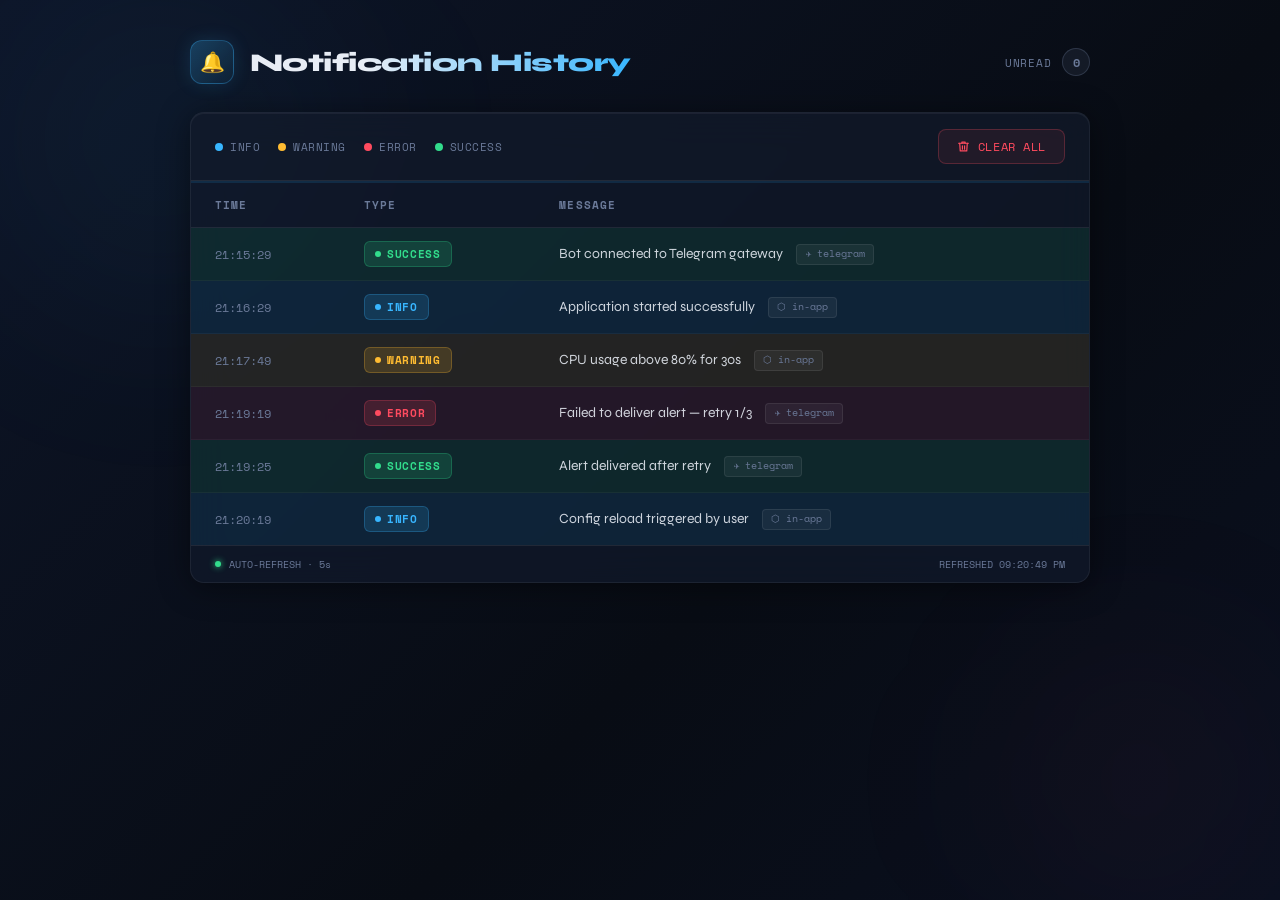
<file: pages/notifications.html>
<!DOCTYPE html>
<html lang="en">
<head>
  <meta charset="UTF-8" />
  <meta name="viewport" content="width=device-width, initial-scale=1.0" />
  <title>Notification History</title>
  <link href="https://fonts.googleapis.com/css2?family=Space+Mono:wght@400;700&family=Syne:wght@400;600;800&display=swap" rel="stylesheet" />
  <style>
    *, *::before, *::after { box-sizing: border-box; margin: 0; padding: 0; }

    :root {
      --bg-base:        #080c14;
      --bg-grid:        rgba(255,255,255,0.03);
      --glass-bg:       rgba(12, 20, 38, 0.72);
      --glass-border:   rgba(255,255,255,0.08);
      --glass-blur:     18px;

      --col-info:       rgba(56, 182, 255, 0.10);
      --col-info-acc:   #38b6ff;
      --col-warning:    rgba(255, 188, 50, 0.10);
      --col-warning-acc:#ffbc32;
      --col-error:      rgba(255, 75, 95, 0.10);
      --col-error-acc:  #ff4b5f;
      --col-success:    rgba(50, 220, 140, 0.10);
      --col-success-acc:#32dc8c;

      --neon-unread:    #38b6ff;
      --text-primary:   #e8edf5;
      --text-muted:     #6b7a99;
      --font-display:   'Syne', sans-serif;
      --font-mono:      'Space Mono', monospace;
      --radius:         14px;
      --row-radius:     8px;
      --transition:     0.25s ease;
    }

    body {
      min-height: 100vh;
      background-color: var(--bg-base);
      background-image:
        linear-gradient(135deg, #0d1528 0%, #080c14 60%, #0a1020 100%),
        repeating-linear-gradient(0deg, var(--bg-grid) 0px, var(--bg-grid) 1px, transparent 1px, transparent 40px),
        repeating-linear-gradient(90deg, var(--bg-grid) 0px, var(--bg-grid) 1px, transparent 1px, transparent 40px);
      background-blend-mode: normal, overlay, overlay;
      font-family: var(--font-display);
      color: var(--text-primary);
      display: flex;
      flex-direction: column;
      align-items: center;
      padding: 40px 20px 60px;
    }

    /* ── Ambient glows ── */
    body::before, body::after {
      content: '';
      position: fixed;
      border-radius: 50%;
      filter: blur(90px);
      pointer-events: none;
      z-index: 0;
    }
    body::before {
      width: 520px; height: 520px;
      background: radial-gradient(circle, rgba(56,182,255,0.07) 0%, transparent 70%);
      top: -120px; left: -100px;
    }
    body::after {
      width: 400px; height: 400px;
      background: radial-gradient(circle, rgba(255,75,95,0.06) 0%, transparent 70%);
      bottom: -80px; right: -60px;
    }

    /* ── Header ── */
    .header {
      width: 100%;
      max-width: 900px;
      display: flex;
      align-items: center;
      justify-content: space-between;
      margin-bottom: 28px;
      position: relative;
      z-index: 1;
    }

    .header-left {
      display: flex;
      align-items: center;
      gap: 16px;
    }

    .header-icon {
      width: 44px; height: 44px;
      border-radius: 12px;
      background: linear-gradient(135deg, rgba(56,182,255,0.25), rgba(56,182,255,0.05));
      border: 1px solid rgba(56,182,255,0.3);
      display: flex; align-items: center; justify-content: center;
      font-size: 20px;
      box-shadow: 0 0 18px rgba(56,182,255,0.15);
    }

    h1 {
      font-size: 1.6rem;
      font-weight: 800;
      letter-spacing: -0.02em;
      background: linear-gradient(90deg, #e8edf5 30%, #38b6ff 100%);
      -webkit-background-clip: text;
      -webkit-text-fill-color: transparent;
      background-clip: text;
    }

    /* ── Badge ── */
    .badge-wrap {
      display: flex;
      align-items: center;
      gap: 10px;
    }

    .badge-label {
      font-family: var(--font-mono);
      font-size: 0.7rem;
      color: var(--text-muted);
      text-transform: uppercase;
      letter-spacing: 0.08em;
    }

    .badge {
      display: inline-flex;
      align-items: center;
      justify-content: center;
      min-width: 28px;
      height: 28px;
      padding: 0 8px;
      border-radius: 99px;
      background: rgba(56,182,255,0.15);
      border: 1px solid rgba(56,182,255,0.5);
      color: var(--col-info-acc);
      font-family: var(--font-mono);
      font-size: 0.75rem;
      font-weight: 700;
      box-shadow: 0 0 10px rgba(56,182,255,0.25);
      animation: badgePulse 2.4s ease-in-out infinite;
      transition: all var(--transition);
    }

    .badge.zero {
      background: rgba(107,122,153,0.12);
      border-color: rgba(107,122,153,0.3);
      color: var(--text-muted);
      box-shadow: none;
      animation: none;
    }

    @keyframes badgePulse {
      0%, 100% { box-shadow: 0 0 8px rgba(56,182,255,0.25); }
      50%       { box-shadow: 0 0 20px rgba(56,182,255,0.55); }
    }

    /* ── Glass Card ── */
    .card {
      width: 100%;
      max-width: 900px;
      background: var(--glass-bg);
      backdrop-filter: blur(var(--glass-blur));
      -webkit-backdrop-filter: blur(var(--glass-blur));
      border: 1px solid var(--glass-border);
      border-radius: var(--radius);
      overflow: hidden;
      position: relative;
      z-index: 1;
      box-shadow:
        0 4px 32px rgba(0,0,0,0.45),
        inset 0 1px 0 rgba(255,255,255,0.05);
    }

    .card-toolbar {
      display: flex;
      align-items: center;
      justify-content: space-between;
      padding: 16px 24px;
      border-bottom: 1px solid var(--glass-border);
      background: rgba(255,255,255,0.02);
    }

    .legend {
      display: flex;
      gap: 18px;
      flex-wrap: wrap;
    }

    .legend-item {
      display: flex;
      align-items: center;
      gap: 7px;
      font-family: var(--font-mono);
      font-size: 0.68rem;
      color: var(--text-muted);
      text-transform: uppercase;
      letter-spacing: 0.05em;
    }

    .legend-dot {
      width: 8px; height: 8px;
      border-radius: 50%;
      flex-shrink: 0;
    }

    /* ── Clear Button ── */
    .btn-clear {
      display: inline-flex;
      align-items: center;
      gap: 8px;
      padding: 8px 18px;
      border-radius: 8px;
      background: rgba(255, 75, 95, 0.08);
      border: 1px solid rgba(255, 75, 95, 0.25);
      color: var(--col-error-acc);
      font-family: var(--font-mono);
      font-size: 0.72rem;
      letter-spacing: 0.05em;
      cursor: pointer;
      transition: all var(--transition);
    }
    .btn-clear:hover {
      background: rgba(255, 75, 95, 0.18);
      border-color: rgba(255, 75, 95, 0.5);
      box-shadow: 0 0 14px rgba(255,75,95,0.2);
    }
    .btn-clear:active { transform: scale(0.97); }

    /* ── Table ── */
    .table-wrap {
      overflow-x: auto;
    }

    table {
      width: 100%;
      border-collapse: separate;
      border-spacing: 0;
    }

    thead tr th {
      padding: 14px 20px;
      text-align: left;
      font-family: var(--font-mono);
      font-size: 0.68rem;
      font-weight: 700;
      text-transform: uppercase;
      letter-spacing: 0.1em;
      color: var(--text-muted);
      background: rgba(255,255,255,0.015);
      border-bottom: 1px solid var(--glass-border);
      white-space: nowrap;
    }

    thead tr th:first-child { padding-left: 24px; }
    thead tr th:last-child  { padding-right: 24px; }

    tbody tr {
      transition: background var(--transition), box-shadow var(--transition);
      cursor: default;
    }
    tbody tr:not(:last-child) td {
      border-bottom: 1px solid rgba(255,255,255,0.04);
    }

    tbody tr:hover td { filter: brightness(1.08); }

    td {
      padding: 13px 20px;
      font-size: 0.875rem;
      vertical-align: middle;
      transition: background var(--transition);
    }
    td:first-child { padding-left: 24px; }
    td:last-child  { padding-right: 24px; }

    /* Row type coloring */
    tr.type-info    { background: var(--col-info); }
    tr.type-warning { background: var(--col-warning); }
    tr.type-error   { background: var(--col-error); }
    tr.type-success { background: var(--col-success); }

    /* Unread neon border */
    tr.unread {
      position: relative;
      box-shadow: inset 3px 0 0 var(--neon-unread), inset 0 0 20px rgba(56,182,255,0.05);
    }
    tr.unread td:first-child {
      padding-left: 21px;
    }

    /* Time col */
    .td-time {
      font-family: var(--font-mono);
      font-size: 0.72rem;
      color: var(--text-muted);
      white-space: nowrap;
    }

    /* Type badge */
    .type-badge {
      display: inline-flex;
      align-items: center;
      gap: 6px;
      padding: 4px 10px;
      border-radius: 6px;
      font-family: var(--font-mono);
      font-size: 0.68rem;
      font-weight: 700;
      text-transform: uppercase;
      letter-spacing: 0.06em;
      white-space: nowrap;
    }

    .type-badge.info    { background: rgba(56,182,255,0.15);  color: var(--col-info-acc);    border: 1px solid rgba(56,182,255,0.25); }
    .type-badge.warning { background: rgba(255,188,50,0.15);  color: var(--col-warning-acc); border: 1px solid rgba(255,188,50,0.25); }
    .type-badge.error   { background: rgba(255,75,95,0.15);   color: var(--col-error-acc);   border: 1px solid rgba(255,75,95,0.25); }
    .type-badge.success { background: rgba(50,220,140,0.15);  color: var(--col-success-acc); border: 1px solid rgba(50,220,140,0.25); }

    .type-dot {
      width: 6px; height: 6px;
      border-radius: 50%;
      flex-shrink: 0;
    }
    .info .type-dot    { background: var(--col-info-acc); }
    .warning .type-dot { background: var(--col-warning-acc); }
    .error .type-dot   { background: var(--col-error-acc); }
    .success .type-dot { background: var(--col-success-acc); }

    /* Message col */
    .td-message {
      color: rgba(232, 237, 245, 0.88);
      line-height: 1.5;
    }

    /* Source tag */
    .source-tag {
      display: inline-flex;
      align-items: center;
      gap: 5px;
      padding: 2px 8px;
      border-radius: 4px;
      background: rgba(255,255,255,0.05);
      border: 1px solid rgba(255,255,255,0.08);
      font-family: var(--font-mono);
      font-size: 0.62rem;
      color: var(--text-muted);
      margin-left: 10px;
      vertical-align: middle;
      white-space: nowrap;
    }

    /* Empty state */
    .empty-state {
      display: none;
      flex-direction: column;
      align-items: center;
      justify-content: center;
      gap: 12px;
      padding: 60px 20px;
      color: var(--text-muted);
      font-family: var(--font-mono);
      font-size: 0.8rem;
      letter-spacing: 0.06em;
    }

    .empty-state-icon { font-size: 2.4rem; opacity: 0.35; }

    /* Refresh indicator */
    .refresh-bar {
      height: 2px;
      background: rgba(56,182,255,0.15);
      position: relative;
      overflow: hidden;
    }
    .refresh-bar::after {
      content: '';
      position: absolute;
      top: 0; left: -60%;
      width: 60%; height: 100%;
      background: linear-gradient(90deg, transparent, rgba(56,182,255,0.7), transparent);
      animation: sweep 5s linear infinite;
    }
    @keyframes sweep {
      0%   { left: -60%; }
      100% { left: 100%; }
    }

    /* Footer */
    .card-footer {
      padding: 10px 24px;
      border-top: 1px solid var(--glass-border);
      display: flex;
      align-items: center;
      justify-content: space-between;
      background: rgba(255,255,255,0.015);
    }

    .footer-text {
      font-family: var(--font-mono);
      font-size: 0.65rem;
      color: var(--text-muted);
      display: flex;
      align-items: center;
      gap: 8px;
    }

    .live-dot {
      width: 6px; height: 6px;
      border-radius: 50%;
      background: var(--col-success-acc);
      box-shadow: 0 0 6px var(--col-success-acc);
      animation: blink 1.8s ease-in-out infinite;
    }
    @keyframes blink {
      0%, 100% { opacity: 1; }
      50%       { opacity: 0.3; }
    }

    .last-refresh {
      font-family: var(--font-mono);
      font-size: 0.65rem;
      color: var(--text-muted);
    }

    /* Row enter animation */
    @keyframes rowIn {
      from { opacity: 0; transform: translateY(-6px); }
      to   { opacity: 1; transform: translateY(0); }
    }
    .row-new { animation: rowIn 0.35s ease forwards; }
  </style>
</head>
<body>

  <!-- Header -->
  <div class="header">
    <div class="header-left">
      <div class="header-icon">🔔</div>
      <h1>Notification History</h1>
    </div>
    <div class="badge-wrap">
      <span class="badge-label">Unread</span>
      <span class="badge zero" id="unreadBadge">0</span>
    </div>
  </div>

  <!-- Card -->
  <div class="card">

    <!-- Toolbar -->
    <div class="card-toolbar">
      <div class="legend">
        <span class="legend-item"><span class="legend-dot" style="background:var(--col-info-acc)"></span>Info</span>
        <span class="legend-item"><span class="legend-dot" style="background:var(--col-warning-acc)"></span>Warning</span>
        <span class="legend-item"><span class="legend-dot" style="background:var(--col-error-acc)"></span>Error</span>
        <span class="legend-item"><span class="legend-dot" style="background:var(--col-success-acc)"></span>Success</span>
      </div>
      <button class="btn-clear" onclick="clearAll()">
        <svg width="13" height="13" viewBox="0 0 24 24" fill="none" stroke="currentColor" stroke-width="2.2" stroke-linecap="round" stroke-linejoin="round">
          <polyline points="3 6 5 6 21 6"/><path d="M19 6l-1 14H6L5 6"/><path d="M10 11v6"/><path d="M14 11v6"/><path d="M9 6V4h6v2"/>
        </svg>
        CLEAR ALL
      </button>
    </div>

    <!-- Refresh progress bar -->
    <div class="refresh-bar"></div>

    <!-- Table -->
    <div class="table-wrap">
      <table>
        <thead>
          <tr>
            <th>Time</th>
            <th>Type</th>
            <th>Message</th>
          </tr>
        </thead>
        <tbody id="notifTable">
          <!-- populated by JS -->
        </tbody>
      </table>
      <div class="empty-state" id="emptyState">
        <div class="empty-state-icon">📭</div>
        <span>NO NOTIFICATIONS YET</span>
      </div>
    </div>

    <!-- Footer -->
    <div class="card-footer">
      <div class="footer-text">
        <span class="live-dot"></span>
        AUTO-REFRESH · 5s
      </div>
      <div class="last-refresh" id="lastRefresh">—</div>
    </div>

  </div>

  <script>
    /* ─────────────────────────────────────────────
       Mock notification store
       In a real Eel app, refreshNotifications()
       would call: eel.get_notifications()(callback)
       and populate the table from Python data.
    ───────────────────────────────────────────── */

    const TYPES = ['info', 'warning', 'error', 'success'];
    const SOURCES = ['in-app', 'telegram'];
    const ICONS = { info: 'ℹ', warning: '⚠', error: '✕', success: '✓' };

    const SAMPLE_MESSAGES = {
      info:    ['System check completed', 'New session started', 'Config file loaded', 'Bot connected to Telegram'],
      warning: ['CPU usage above 80%', 'Disk space running low', 'Retry attempt 2 of 3', 'Rate limit approaching'],
      error:   ['Connection timeout', 'Failed to send Telegram message', 'Database write error', 'Auth token expired'],
      success: ['Backup completed', 'Message delivered', 'Trade executed successfully', 'Report generated'],
    };

    let notifications = [];
    let unreadCount = 0;
    let idCounter = 0;

    // Seed with a few initial entries
    function seedInitial() {
      const now = Date.now();
      const seeds = [
        { type: 'success', source: 'telegram',  msg: 'Bot connected to Telegram gateway',    offset: 320000 },
        { type: 'info',    source: 'in-app',    msg: 'Application started successfully',      offset: 260000 },
        { type: 'warning', source: 'in-app',    msg: 'CPU usage above 80% for 30s',           offset: 180000 },
        { type: 'error',   source: 'telegram',  msg: 'Failed to deliver alert — retry 1/3',  offset: 90000  },
        { type: 'success', source: 'telegram',  msg: 'Alert delivered after retry',            offset: 84000  },
        { type: 'info',    source: 'in-app',    msg: 'Config reload triggered by user',        offset: 30000  },
      ];
      seeds.forEach(s => {
        notifications.push({
          id: ++idCounter,
          time: now - s.offset,
          type: s.type,
          source: s.source,
          message: s.msg,
          unread: false,
        });
      });
    }

    /* ── Main refresh function (called by setInterval) ── */
    function refreshNotifications() {
      // In a real Eel app, replace this block with:
      //   eel.get_notifications()(function(data){ populateTable(data); });
      maybeAddRandom();
      populateTable();
      updateBadge();
      updateTimestamp();
    }

    function maybeAddRandom() {
      if (Math.random() < 0.45) {
        const type = TYPES[Math.floor(Math.random() * TYPES.length)];
        const source = SOURCES[Math.floor(Math.random() * SOURCES.length)];
        const msgs = SAMPLE_MESSAGES[type];
        notifications.unshift({
          id: ++idCounter,
          time: Date.now(),
          type,
          source,
          message: msgs[Math.floor(Math.random() * msgs.length)],
          unread: true,
        });
        unreadCount++;
        if (notifications.length > 80) notifications.pop();
      }
    }

    function populateTable() {
      const tbody = document.getElementById('notifTable');
      const empty = document.getElementById('emptyState');

      if (notifications.length === 0) {
        tbody.innerHTML = '';
        empty.style.display = 'flex';
        return;
      }
      empty.style.display = 'none';

      // Rebuild rows (efficient enough for ≤80 items)
      const fragment = document.createDocumentFragment();
      notifications.forEach((n, idx) => {
        const tr = document.createElement('tr');
        tr.className = `type-${n.type}${n.unread ? ' unread' : ''}`;
        if (idx === 0) tr.classList.add('row-new');

        tr.innerHTML = `
          <td class="td-time">${formatTime(n.time)}</td>
          <td>
            <span class="type-badge ${n.type}">
              <span class="type-dot"></span>${n.type}
            </span>
          </td>
          <td class="td-message">
            ${escHtml(n.message)}
            <span class="source-tag">${n.source === 'telegram' ? '✈' : '⬡'} ${n.source}</span>
          </td>`;
        fragment.appendChild(tr);
      });

      tbody.innerHTML = '';
      tbody.appendChild(fragment);
    }

    function updateBadge() {
      const badge = document.getElementById('unreadBadge');
      badge.textContent = unreadCount;
      badge.classList.toggle('zero', unreadCount === 0);
    }

    function updateTimestamp() {
      document.getElementById('lastRefresh').textContent =
        'REFRESHED ' + new Date().toLocaleTimeString([], { hour: '2-digit', minute: '2-digit', second: '2-digit' });
    }

    function clearAll() {
      notifications = [];
      unreadCount = 0;
      populateTable();
      updateBadge();
    }

    /* ── Helpers ── */
    function formatTime(ts) {
      const d = new Date(ts);
      const pad = n => String(n).padStart(2, '0');
      return `${pad(d.getHours())}:${pad(d.getMinutes())}:${pad(d.getSeconds())}`;
    }

    function escHtml(str) {
      return str.replace(/&/g,'&amp;').replace(/</g,'&lt;').replace(/>/g,'&gt;');
    }

    /* ── Mark all as read when user clicks the table ── */
    document.getElementById('notifTable').addEventListener('click', () => {
      notifications.forEach(n => n.unread = false);
      unreadCount = 0;
      populateTable();
      updateBadge();
    });

    /* ── Bootstrap ── */
    seedInitial();
    populateTable();
    updateBadge();
    updateTimestamp();

    setInterval(refreshNotifications, 5000);
  </script>
</body>
</html>
</file>
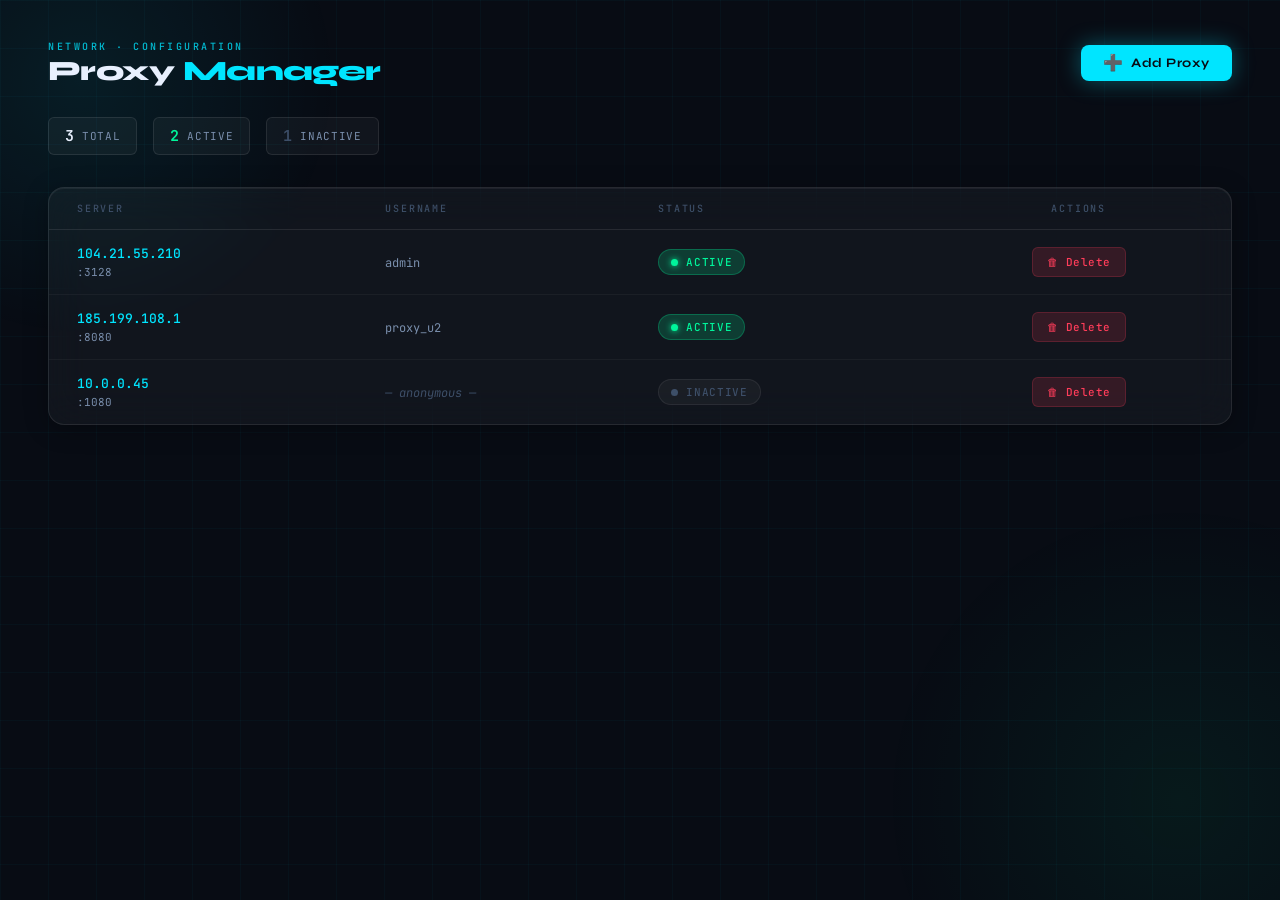
<file: pages/proxies.html>
<!DOCTYPE html>
<html lang="en">
<head>
  <meta charset="UTF-8" />
  <meta name="viewport" content="width=device-width, initial-scale=1.0" />
  <title>Proxy Manager</title>
  <link href="https://fonts.googleapis.com/css2?family=JetBrains+Mono:wght@300;400;500;600&family=Syne:wght@400;600;700;800&display=swap" rel="stylesheet" />
  <style>
    *, *::before, *::after { box-sizing: border-box; margin: 0; padding: 0; }

    :root {
      --bg-deep:       #080c14;
      --bg-mid:        #0d1424;
      --glass-bg:      rgba(255,255,255,0.04);
      --glass-border:  rgba(255,255,255,0.09);
      --glass-hover:   rgba(255,255,255,0.07);
      --accent:        #00e5ff;
      --accent-dim:    rgba(0,229,255,0.15);
      --accent-glow:   rgba(0,229,255,0.35);
      --green:         #00f59b;
      --green-dim:     rgba(0,245,155,0.18);
      --red:           #ff3d5a;
      --red-dim:       rgba(255,61,90,0.15);
      --red-hover:     rgba(255,61,90,0.28);
      --text-primary:  #e8f0fe;
      --text-secondary:#7a8fad;
      --text-muted:    #3d4f68;
      --mono:          'JetBrains Mono', monospace;
      --sans:          'Syne', sans-serif;
    }

    html, body {
      height: 100%;
      background: var(--bg-deep);
      color: var(--text-primary);
      font-family: var(--mono);
      overflow-x: hidden;
    }

    /* ── Background grid ── */
    body::before {
      content: '';
      position: fixed;
      inset: 0;
      background-image:
        linear-gradient(rgba(0,229,255,0.03) 1px, transparent 1px),
        linear-gradient(90deg, rgba(0,229,255,0.03) 1px, transparent 1px);
      background-size: 48px 48px;
      pointer-events: none;
      z-index: 0;
    }

    /* ── Glow orbs ── */
    body::after {
      content: '';
      position: fixed;
      top: -180px; left: -180px;
      width: 520px; height: 520px;
      border-radius: 50%;
      background: radial-gradient(circle, rgba(0,229,255,0.08) 0%, transparent 70%);
      pointer-events: none;
      z-index: 0;
    }

    .orb2 {
      position: fixed;
      bottom: -200px; right: -200px;
      width: 600px; height: 600px;
      border-radius: 50%;
      background: radial-gradient(circle, rgba(0,245,155,0.06) 0%, transparent 70%);
      pointer-events: none;
      z-index: 0;
    }

    /* ── Page wrapper ── */
    .page {
      position: relative;
      z-index: 1;
      min-height: 100vh;
      display: flex;
      flex-direction: column;
      padding: 40px 48px;
      gap: 32px;
    }

    /* ── Header ── */
    .header {
      display: flex;
      align-items: center;
      justify-content: space-between;
      flex-wrap: wrap;
      gap: 16px;
    }

    .header-left {
      display: flex;
      flex-direction: column;
      gap: 4px;
    }

    .eyebrow {
      font-family: var(--mono);
      font-size: 10px;
      font-weight: 500;
      letter-spacing: 0.25em;
      text-transform: uppercase;
      color: var(--accent);
      opacity: 0.8;
    }

    .title {
      font-family: var(--sans);
      font-size: 28px;
      font-weight: 800;
      letter-spacing: -0.02em;
      color: var(--text-primary);
      line-height: 1;
    }

    .title span {
      color: var(--accent);
    }

    /* ── Add button ── */
    #addProxyBtn {
      display: inline-flex;
      align-items: center;
      gap: 8px;
      padding: 10px 22px;
      font-family: var(--sans);
      font-size: 13px;
      font-weight: 700;
      letter-spacing: 0.04em;
      color: var(--bg-deep);
      background: var(--accent);
      border: none;
      border-radius: 8px;
      cursor: pointer;
      transition: box-shadow 0.2s, transform 0.15s, background 0.2s;
      box-shadow: 0 0 22px var(--accent-glow);
    }

    #addProxyBtn:hover {
      background: #33ecff;
      transform: translateY(-2px);
      box-shadow: 0 0 36px var(--accent-glow), 0 8px 20px rgba(0,0,0,0.4);
    }

    #addProxyBtn:active {
      transform: translateY(0);
    }

    #addProxyBtn .btn-icon {
      font-size: 16px;
      line-height: 1;
    }

    /* ── Stats bar ── */
    .stats-bar {
      display: flex;
      gap: 16px;
      flex-wrap: wrap;
    }

    .stat-chip {
      display: flex;
      align-items: center;
      gap: 8px;
      padding: 8px 16px;
      background: var(--glass-bg);
      border: 1px solid var(--glass-border);
      border-radius: 6px;
      font-size: 11px;
      color: var(--text-secondary);
      letter-spacing: 0.06em;
      text-transform: uppercase;
    }

    .stat-chip strong {
      font-size: 15px;
      font-weight: 600;
      color: var(--text-primary);
      letter-spacing: 0;
    }

    /* ── Glass card ── */
    .glass-card {
      background: var(--glass-bg);
      border: 1px solid var(--glass-border);
      border-radius: 16px;
      backdrop-filter: blur(20px);
      -webkit-backdrop-filter: blur(20px);
      overflow: hidden;
      box-shadow:
        0 4px 24px rgba(0,0,0,0.3),
        inset 0 1px 0 rgba(255,255,255,0.06);
    }

    /* ── Table ── */
    .table-wrapper {
      overflow-x: auto;
    }

    table {
      width: 100%;
      border-collapse: collapse;
    }

    thead tr {
      border-bottom: 1px solid var(--glass-border);
    }

    thead th {
      padding: 14px 20px;
      text-align: left;
      font-family: var(--mono);
      font-size: 10px;
      font-weight: 500;
      letter-spacing: 0.18em;
      text-transform: uppercase;
      color: var(--text-muted);
      white-space: nowrap;
      user-select: none;
    }

    thead th:first-child { padding-left: 28px; }
    thead th:last-child  { padding-right: 28px; text-align: center; }

    /* ── Body rows ── */
    #proxyTableBody tr {
      border-bottom: 1px solid rgba(255,255,255,0.04);
      transition: background 0.18s;
      animation: rowIn 0.35s ease both;
    }

    @keyframes rowIn {
      from { opacity: 0; transform: translateY(8px); }
      to   { opacity: 1; transform: translateY(0); }
    }

    #proxyTableBody tr:last-child { border-bottom: none; }

    #proxyTableBody tr:hover {
      background: var(--glass-hover);
    }

    #proxyTableBody td {
      padding: 15px 20px;
      font-size: 13px;
      color: var(--text-primary);
      vertical-align: middle;
    }

    #proxyTableBody td:first-child { padding-left: 28px; }
    #proxyTableBody td:last-child  { padding-right: 28px; text-align: center; }

    /* Server cell */
    .cell-server {
      display: flex;
      flex-direction: column;
      gap: 3px;
    }

    .server-addr {
      font-family: var(--mono);
      font-size: 13px;
      font-weight: 500;
      color: var(--accent);
    }

    .server-port {
      font-family: var(--mono);
      font-size: 11px;
      color: var(--text-secondary);
    }

    /* Username cell */
    .cell-user {
      font-size: 12px;
      color: var(--text-secondary);
    }

    .cell-user.anonymous {
      font-style: italic;
      color: var(--text-muted);
    }

    /* Status cell */
    .status-wrap {
      display: inline-flex;
      align-items: center;
      gap: 8px;
      padding: 5px 12px;
      border-radius: 20px;
      font-size: 11px;
      font-weight: 500;
      letter-spacing: 0.06em;
      text-transform: uppercase;
    }

    .status-wrap.active {
      background: var(--green-dim);
      color: var(--green);
      border: 1px solid rgba(0,245,155,0.25);
    }

    .status-wrap.inactive {
      background: rgba(255,255,255,0.04);
      color: var(--text-muted);
      border: 1px solid rgba(255,255,255,0.07);
    }

    /* Pulse dot */
    .dot {
      width: 7px; height: 7px;
      border-radius: 50%;
      flex-shrink: 0;
    }

    .active .dot {
      background: var(--green);
      box-shadow: 0 0 6px var(--green);
      animation: pulse 1.8s ease-in-out infinite;
    }

    .inactive .dot {
      background: var(--text-muted);
    }

    @keyframes pulse {
      0%, 100% { box-shadow: 0 0 4px var(--green), 0 0 8px rgba(0,245,155,0.4); transform: scale(1); }
      50%       { box-shadow: 0 0 10px var(--green), 0 0 20px rgba(0,245,155,0.5); transform: scale(1.25); }
    }

    /* Delete button */
    .btn-delete {
      display: inline-flex;
      align-items: center;
      justify-content: center;
      gap: 6px;
      padding: 7px 14px;
      font-family: var(--mono);
      font-size: 11px;
      font-weight: 500;
      letter-spacing: 0.05em;
      color: var(--red);
      background: var(--red-dim);
      border: 1px solid rgba(255,61,90,0.2);
      border-radius: 6px;
      cursor: pointer;
      transition: background 0.18s, border-color 0.18s, transform 0.12s, box-shadow 0.18s;
    }

    .btn-delete:hover {
      background: var(--red-hover);
      border-color: rgba(255,61,90,0.45);
      box-shadow: 0 0 12px rgba(255,61,90,0.25);
      transform: scale(1.04);
    }

    .btn-delete:active {
      transform: scale(0.97);
    }

    /* ── Empty state ── */
    .empty-state {
      display: flex;
      flex-direction: column;
      align-items: center;
      justify-content: center;
      gap: 12px;
      padding: 72px 24px;
      color: var(--text-muted);
    }

    .empty-icon {
      font-size: 40px;
      opacity: 0.4;
    }

    .empty-title {
      font-family: var(--sans);
      font-size: 15px;
      font-weight: 600;
      color: var(--text-secondary);
    }

    .empty-sub {
      font-size: 12px;
      color: var(--text-muted);
      text-align: center;
    }

    /* ── Modal overlay ── */
    .modal-overlay {
      position: fixed;
      inset: 0;
      background: rgba(8,12,20,0.75);
      backdrop-filter: blur(8px);
      -webkit-backdrop-filter: blur(8px);
      display: flex;
      align-items: center;
      justify-content: center;
      z-index: 100;
      opacity: 0;
      pointer-events: none;
      transition: opacity 0.25s;
    }

    .modal-overlay.open {
      opacity: 1;
      pointer-events: all;
    }

    .modal {
      background: #0f1a2c;
      border: 1px solid var(--glass-border);
      border-radius: 16px;
      padding: 32px;
      width: 100%;
      max-width: 420px;
      box-shadow: 0 24px 60px rgba(0,0,0,0.6), inset 0 1px 0 rgba(255,255,255,0.07);
      transform: translateY(20px) scale(0.97);
      transition: transform 0.25s;
    }

    .modal-overlay.open .modal {
      transform: translateY(0) scale(1);
    }

    .modal-header {
      display: flex;
      justify-content: space-between;
      align-items: center;
      margin-bottom: 24px;
    }

    .modal-title {
      font-family: var(--sans);
      font-size: 18px;
      font-weight: 700;
    }

    .modal-close {
      background: none;
      border: none;
      color: var(--text-muted);
      font-size: 20px;
      cursor: pointer;
      line-height: 1;
      transition: color 0.15s;
    }

    .modal-close:hover { color: var(--text-primary); }

    /* Form fields */
    .field-group {
      display: flex;
      flex-direction: column;
      gap: 16px;
    }

    .field {
      display: flex;
      flex-direction: column;
      gap: 6px;
    }

    .field label {
      font-size: 10px;
      font-weight: 500;
      letter-spacing: 0.15em;
      text-transform: uppercase;
      color: var(--text-secondary);
    }

    .field input,
    .field select {
      background: rgba(255,255,255,0.05);
      border: 1px solid var(--glass-border);
      border-radius: 8px;
      padding: 10px 14px;
      font-family: var(--mono);
      font-size: 13px;
      color: var(--text-primary);
      outline: none;
      transition: border-color 0.18s, box-shadow 0.18s;
      -webkit-appearance: none;
    }

    .field input::placeholder { color: var(--text-muted); }

    .field input:focus,
    .field select:focus {
      border-color: var(--accent);
      box-shadow: 0 0 0 3px var(--accent-dim);
    }

    .field-row {
      display: grid;
      grid-template-columns: 1fr 1fr;
      gap: 12px;
    }

    .modal-footer {
      display: flex;
      justify-content: flex-end;
      gap: 10px;
      margin-top: 28px;
    }

    .btn-cancel {
      padding: 9px 18px;
      font-family: var(--mono);
      font-size: 12px;
      font-weight: 500;
      color: var(--text-secondary);
      background: var(--glass-bg);
      border: 1px solid var(--glass-border);
      border-radius: 7px;
      cursor: pointer;
      transition: background 0.15s, color 0.15s;
    }

    .btn-cancel:hover {
      background: var(--glass-hover);
      color: var(--text-primary);
    }

    .btn-submit {
      padding: 9px 22px;
      font-family: var(--sans);
      font-size: 13px;
      font-weight: 700;
      color: var(--bg-deep);
      background: var(--accent);
      border: none;
      border-radius: 7px;
      cursor: pointer;
      transition: background 0.15s, box-shadow 0.15s, transform 0.1s;
      box-shadow: 0 0 16px var(--accent-glow);
    }

    .btn-submit:hover {
      background: #33ecff;
      transform: translateY(-1px);
    }

    /* Toast */
    .toast {
      position: fixed;
      bottom: 32px;
      right: 32px;
      padding: 12px 20px;
      background: #0f1a2c;
      border: 1px solid var(--glass-border);
      border-radius: 10px;
      font-size: 13px;
      color: var(--text-primary);
      box-shadow: 0 8px 30px rgba(0,0,0,0.5);
      z-index: 200;
      display: flex;
      align-items: center;
      gap: 10px;
      transform: translateY(80px);
      opacity: 0;
      transition: transform 0.3s cubic-bezier(.16,1,.3,1), opacity 0.3s;
    }

    .toast.show {
      transform: translateY(0);
      opacity: 1;
    }
  </style>
</head>
<body>
  <div class="orb2"></div>

  <div class="page">
    <!-- Header -->
    <div class="header">
      <div class="header-left">
        <span class="eyebrow">Network ∙ Configuration</span>
        <h1 class="title">Proxy <span>Manager</span></h1>
      </div>
      <button id="addProxyBtn" onclick="openModal()">
        <span class="btn-icon">➕</span> Add Proxy
      </button>
    </div>

    <!-- Stats -->
    <div class="stats-bar">
      <div class="stat-chip">
        <strong id="statTotal">0</strong> Total
      </div>
      <div class="stat-chip">
        <strong id="statActive" style="color:var(--green)">0</strong> Active
      </div>
      <div class="stat-chip">
        <strong id="statInactive" style="color:var(--text-muted)">0</strong> Inactive
      </div>
    </div>

    <!-- Table card -->
    <div class="glass-card">
      <div class="table-wrapper">
        <table>
          <thead>
            <tr>
              <th>Server</th>
              <th>Username</th>
              <th>Status</th>
              <th>Actions</th>
            </tr>
          </thead>
          <tbody id="proxyTableBody"></tbody>
        </table>
      </div>
    </div>
  </div>

  <!-- Add Proxy Modal -->
  <div class="modal-overlay" id="modalOverlay">
    <div class="modal">
      <div class="modal-header">
        <span class="modal-title">New Proxy</span>
        <button class="modal-close" onclick="closeModal()">✕</button>
      </div>
      <div class="field-group">
        <div class="field-row">
          <div class="field">
            <label>Host / IP</label>
            <input id="inputHost" type="text" placeholder="192.168.1.1" />
          </div>
          <div class="field">
            <label>Port</label>
            <input id="inputPort" type="text" placeholder="8080" />
          </div>
        </div>
        <div class="field">
          <label>Username <span style="color:var(--text-muted);font-size:9px">(optional)</span></label>
          <input id="inputUser" type="text" placeholder="user@domain" />
        </div>
        <div class="field">
          <label>Status</label>
          <select id="inputStatus">
            <option value="active">Active</option>
            <option value="inactive">Inactive</option>
          </select>
        </div>
      </div>
      <div class="modal-footer">
        <button class="btn-cancel" onclick="closeModal()">Cancel</button>
        <button class="btn-submit" onclick="submitProxy()">Add Proxy</button>
      </div>
    </div>
  </div>

  <!-- Toast -->
  <div class="toast" id="toast"></div>

  <script>
    let proxies = [
      { id: 1, host: '104.21.55.210', port: '3128', username: 'admin',    status: 'active'   },
      { id: 2, host: '185.199.108.1', port: '8080', username: 'proxy_u2', status: 'active'   },
      { id: 3, host: '10.0.0.45',     port: '1080', username: '',         status: 'inactive' },
    ];
    let nextId = 4;

    /* ── Render ─────────────────────────────────────── */
    function render() {
      const tbody = document.getElementById('proxyTableBody');
      tbody.innerHTML = '';

      if (proxies.length === 0) {
        tbody.innerHTML = `
          <tr>
            <td colspan="4">
              <div class="empty-state">
                <div class="empty-icon">🛰️</div>
                <div class="empty-title">No proxies configured</div>
                <div class="empty-sub">Click "Add Proxy" to get started.</div>
              </div>
            </td>
          </tr>`;
      } else {
        proxies.forEach((p, i) => {
          const tr = document.createElement('tr');
          tr.style.animationDelay = `${i * 0.04}s`;
          tr.innerHTML = `
            <td>
              <div class="cell-server">
                <span class="server-addr">${p.host}</span>
                <span class="server-port">:${p.port}</span>
              </div>
            </td>
            <td>
              <span class="cell-user ${p.username ? '' : 'anonymous'}">
                ${p.username || '— anonymous —'}
              </span>
            </td>
            <td>
              <span class="status-wrap ${p.status}">
                <span class="dot"></span>
                ${p.status}
              </span>
            </td>
            <td>
              <button class="btn-delete" onclick="deleteProxy(${p.id})">
                🗑 Delete
              </button>
            </td>`;
          tbody.appendChild(tr);
        });
      }

      // Stats
      const active = proxies.filter(p => p.status === 'active').length;
      document.getElementById('statTotal').textContent   = proxies.length;
      document.getElementById('statActive').textContent  = active;
      document.getElementById('statInactive').textContent = proxies.length - active;
    }

    /* ── Delete ──────────────────────────────────────── */
    function deleteProxy(id) {
      proxies = proxies.filter(p => p.id !== id);
      render();
      showToast('🗑 Proxy removed');
    }

    /* ── Modal ───────────────────────────────────────── */
    function openModal() {
      document.getElementById('inputHost').value   = '';
      document.getElementById('inputPort').value   = '';
      document.getElementById('inputUser').value   = '';
      document.getElementById('inputStatus').value = 'active';
      document.getElementById('modalOverlay').classList.add('open');
      setTimeout(() => document.getElementById('inputHost').focus(), 80);
    }

    function closeModal() {
      document.getElementById('modalOverlay').classList.remove('open');
    }

    function submitProxy() {
      const host   = document.getElementById('inputHost').value.trim();
      const port   = document.getElementById('inputPort').value.trim();
      const user   = document.getElementById('inputUser').value.trim();
      const status = document.getElementById('inputStatus').value;

      if (!host || !port) {
        showToast('⚠️ Host and port are required', true);
        return;
      }

      proxies.push({ id: nextId++, host, port, username: user, status });
      closeModal();
      render();
      showToast('✅ Proxy added successfully');
    }

    /* Close modal on overlay click */
    document.getElementById('modalOverlay').addEventListener('click', function(e) {
      if (e.target === this) closeModal();
    });

    /* ── Toast ───────────────────────────────────────── */
    let toastTimer;
    function showToast(msg, warn = false) {
      const t = document.getElementById('toast');
      t.textContent = msg;
      t.style.borderColor = warn ? 'rgba(255,61,90,0.3)' : 'rgba(0,229,255,0.2)';
      t.classList.add('show');
      clearTimeout(toastTimer);
      toastTimer = setTimeout(() => t.classList.remove('show'), 2600);
    }

    /* ── Init ────────────────────────────────────────── */
    render();
  </script>
</body>
</html>
</file>
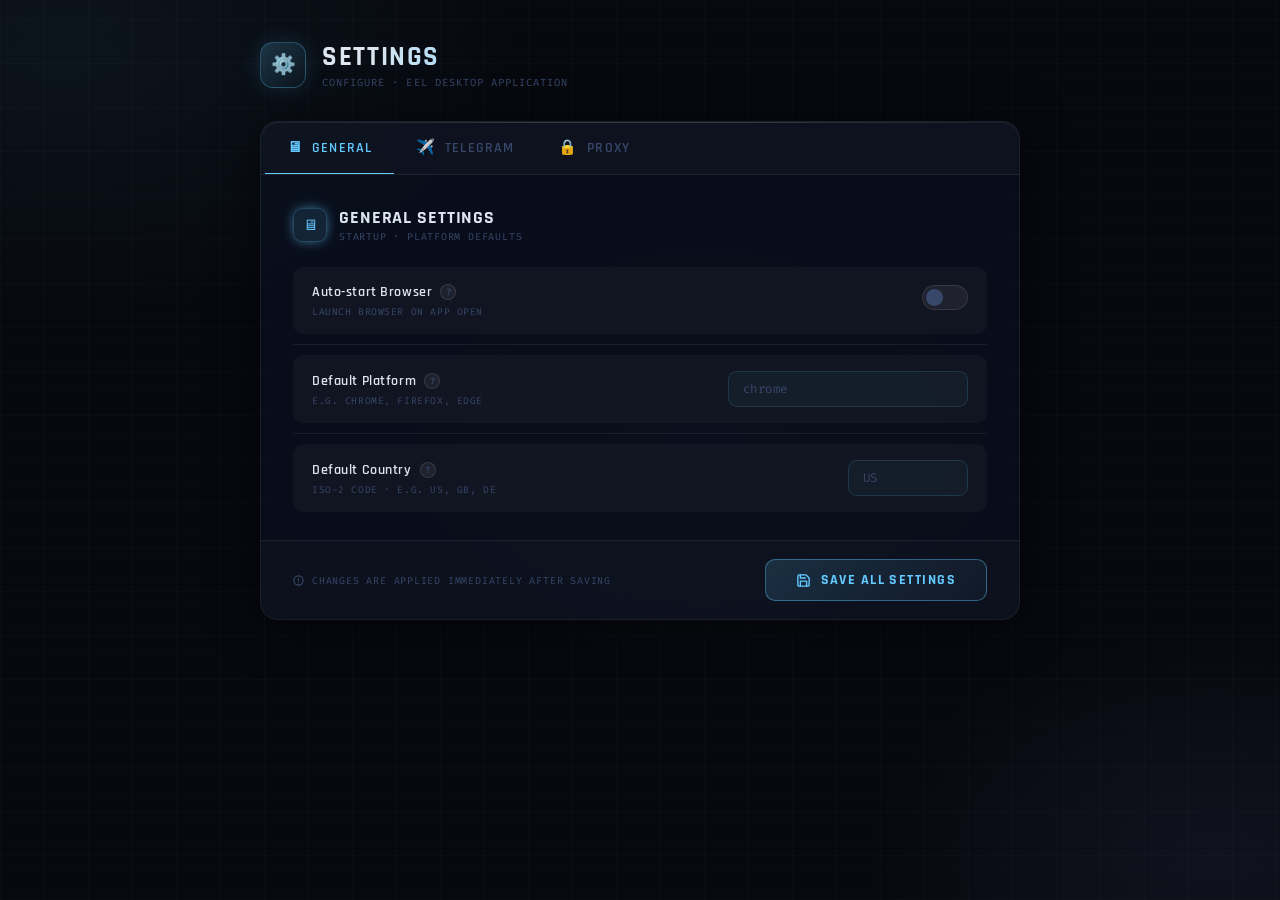
<file: pages/settings.html>
<!DOCTYPE html>
<html lang="en">
<head>
  <meta charset="UTF-8" />
  <meta name="viewport" content="width=device-width, initial-scale=1.0" />
  <title>Settings</title>
  <link rel="preconnect" href="https://fonts.googleapis.com" />
  <link rel="preconnect" href="https://fonts.gstatic.com" crossorigin />
  <link href="https://fonts.googleapis.com/css2?family=Rajdhani:wght@400;500;600;700&family=Fira+Code:wght@300;400;500&display=swap" rel="stylesheet" />
  <style>
    /* ══════════════════════════════════════════════
       TOKENS & RESET
    ══════════════════════════════════════════════ */
    *, *::before, *::after { box-sizing: border-box; margin: 0; padding: 0; }

    :root {
      /* palette */
      --bg:           #07090f;
      --surface:      rgba(10, 16, 30, 0.80);
      --surface-2:    rgba(255,255,255,0.03);
      --border:       rgba(255,255,255,0.07);
      --border-h:     rgba(99,202,255,0.35);

      --accent:       #63caff;
      --accent-dim:   rgba(99,202,255,0.12);
      --accent-glow:  rgba(99,202,255,0.22);
      --accent-2:     #a78bfa;    /* violet – Telegram */
      --accent-2-dim: rgba(167,139,250,0.10);
      --accent-3:     #34d399;    /* emerald – Proxy */
      --accent-3-dim: rgba(52,211,153,0.10);
      --danger:       #f87171;

      --text-1:       #dde6f0;
      --text-2:       #6b82a8;
      --text-3:       #37486a;

      --font-display: 'Rajdhani', sans-serif;
      --font-mono:    'Fira Code', monospace;

      --blur:         20px;
      --radius:       18px;
      --row-r:        10px;
      --tr:           0.25s cubic-bezier(0.4,0,0.2,1);
    }

    /* ══════════════════════════════════════════════
       BODY / BACKGROUND
    ══════════════════════════════════════════════ */
    body {
      min-height: 100vh;
      background: var(--bg);
      background-image:
        radial-gradient(ellipse 65% 55% at 5% 5%,   rgba(99,202,255,0.06) 0%, transparent 55%),
        radial-gradient(ellipse 50% 45% at 95% 95%, rgba(167,139,250,0.07) 0%, transparent 55%),
        radial-gradient(ellipse 40% 40% at 55% 50%, rgba(52,211,153,0.04) 0%, transparent 60%),
        repeating-linear-gradient(0deg,  rgba(255,255,255,0.016) 0px, rgba(255,255,255,0.016) 1px, transparent 1px, transparent 44px),
        repeating-linear-gradient(90deg, rgba(255,255,255,0.016) 0px, rgba(255,255,255,0.016) 1px, transparent 1px, transparent 44px);
      font-family: var(--font-display);
      color: var(--text-1);
      display: flex;
      flex-direction: column;
      align-items: center;
      padding: 40px 20px 72px;
      position: relative;
    }

    /* scanlines */
    body::before {
      content: '';
      position: fixed; inset: 0;
      background: repeating-linear-gradient(0deg, rgba(0,0,0,0.04) 0px, rgba(0,0,0,0.04) 1px, transparent 1px, transparent 3px);
      pointer-events: none; z-index: 0;
    }

    /* ══════════════════════════════════════════════
       PAGE HEADER
    ══════════════════════════════════════════════ */
    .page-header {
      width: 100%; max-width: 760px;
      display: flex; align-items: center; gap: 16px;
      margin-bottom: 32px;
      position: relative; z-index: 1;
      animation: fadeDown 0.5s ease forwards;
    }

    .header-icon {
      width: 46px; height: 46px;
      border-radius: 13px;
      background: linear-gradient(135deg, rgba(99,202,255,0.2), rgba(99,202,255,0.04));
      border: 1px solid rgba(99,202,255,0.28);
      display: flex; align-items: center; justify-content: center;
      font-size: 20px;
      box-shadow: 0 0 22px rgba(99,202,255,0.14);
      flex-shrink: 0;
    }

    .page-title {
      font-size: 1.7rem;
      font-weight: 700;
      letter-spacing: 0.06em;
      text-transform: uppercase;
      background: linear-gradient(90deg, #dde6f0 20%, var(--accent) 100%);
      -webkit-background-clip: text;
      -webkit-text-fill-color: transparent;
      background-clip: text;
    }

    .page-sub {
      font-family: var(--font-mono);
      font-size: 0.65rem;
      color: var(--text-3);
      letter-spacing: 0.1em;
      margin-top: 2px;
    }

    /* ══════════════════════════════════════════════
       GLASS SHELL
    ══════════════════════════════════════════════ */
    .shell {
      width: 100%; max-width: 760px;
      background: var(--surface);
      backdrop-filter: blur(var(--blur));
      -webkit-backdrop-filter: blur(var(--blur));
      border: 1px solid var(--border);
      border-radius: var(--radius);
      overflow: hidden;
      position: relative; z-index: 1;
      box-shadow: 0 6px 48px rgba(0,0,0,0.55), inset 0 1px 0 rgba(255,255,255,0.05);
      animation: riseUp 0.55s cubic-bezier(0.4,0,0.2,1) 0.1s both;
    }

    /* inner shine */
    .shell::before {
      content: '';
      position: absolute; top: 0; left: 0; right: 0;
      height: 1px;
      background: linear-gradient(90deg, transparent 0%, rgba(255,255,255,0.12) 40%, rgba(255,255,255,0.12) 60%, transparent 100%);
      pointer-events: none;
    }

    /* ══════════════════════════════════════════════
       TABS
    ══════════════════════════════════════════════ */
    .tabs {
      display: flex;
      border-bottom: 1px solid var(--border);
      background: rgba(255,255,255,0.02);
      padding: 0 4px;
      overflow-x: auto;
      scrollbar-width: none;
    }
    .tabs::-webkit-scrollbar { display: none; }

    .tab-btn {
      display: flex;
      align-items: center;
      gap: 9px;
      padding: 16px 22px;
      background: none;
      border: none;
      border-bottom: 2px solid transparent;
      color: var(--text-3);
      font-family: var(--font-display);
      font-size: 0.88rem;
      font-weight: 600;
      letter-spacing: 0.08em;
      text-transform: uppercase;
      cursor: pointer;
      transition: color var(--tr), border-color var(--tr);
      white-space: nowrap;
      position: relative;
      margin-bottom: -1px;
    }

    .tab-btn:hover { color: var(--text-2); }

    .tab-btn.active[data-tab="general"] { color: var(--accent);   border-bottom-color: var(--accent);   }
    .tab-btn.active[data-tab="telegram"]{ color: var(--accent-2); border-bottom-color: var(--accent-2); }
    .tab-btn.active[data-tab="proxy"]   { color: var(--accent-3); border-bottom-color: var(--accent-3); }

    .tab-icon { font-size: 15px; }

    /* ══════════════════════════════════════════════
       PANELS
    ══════════════════════════════════════════════ */
    .panel {
      display: none;
      padding: 32px 32px 28px;
      animation: panelIn 0.3s ease both;
    }
    .panel.active { display: block; }

    @keyframes panelIn {
      from { opacity: 0; transform: translateY(10px); }
      to   { opacity: 1; transform: translateY(0); }
    }

    /* ── Section heading ── */
    .section-heading {
      display: flex;
      align-items: center;
      gap: 12px;
      margin-bottom: 24px;
    }

    .section-badge {
      display: inline-flex;
      align-items: center;
      justify-content: center;
      width: 34px; height: 34px;
      border-radius: 9px;
      font-size: 15px;
      flex-shrink: 0;
    }

    .badge-cyan   { background: var(--accent-dim);   border: 1px solid rgba(99,202,255,0.2);  color: var(--accent);   box-shadow: 0 0 14px -4px var(--accent); }
    .badge-violet { background: var(--accent-2-dim); border: 1px solid rgba(167,139,250,0.2); color: var(--accent-2); box-shadow: 0 0 14px -4px var(--accent-2); }
    .badge-green  { background: var(--accent-3-dim); border: 1px solid rgba(52,211,153,0.2);  color: var(--accent-3); box-shadow: 0 0 14px -4px var(--accent-3); }

    .section-title {
      font-size: 1.1rem;
      font-weight: 700;
      letter-spacing: 0.05em;
      text-transform: uppercase;
      color: var(--text-1);
    }

    .section-desc {
      font-family: var(--font-mono);
      font-size: 0.62rem;
      color: var(--text-3);
      letter-spacing: 0.08em;
      margin-top: 1px;
    }

    /* ══════════════════════════════════════════════
       FORM ROWS
    ══════════════════════════════════════════════ */
    .field-grid {
      display: flex;
      flex-direction: column;
      gap: 4px;
    }

    .field-row {
      display: flex;
      align-items: center;
      justify-content: space-between;
      padding: 15px 18px;
      border-radius: var(--row-r);
      background: var(--surface-2);
      border: 1px solid transparent;
      transition: border-color var(--tr), background var(--tr);
    }
    .field-row:hover { background: rgba(255,255,255,0.04); border-color: var(--border); }

    .field-left {
      display: flex;
      flex-direction: column;
      gap: 3px;
      flex: 1;
      min-width: 0;
    }

    .field-label-wrap {
      display: flex;
      align-items: center;
      gap: 8px;
    }

    .field-label {
      font-size: 0.9rem;
      font-weight: 600;
      letter-spacing: 0.04em;
      color: var(--text-1);
    }

    .field-hint {
      font-family: var(--font-mono);
      font-size: 0.6rem;
      color: var(--text-3);
      letter-spacing: 0.06em;
      margin-top: 1px;
    }

    .field-right {
      flex-shrink: 0;
      margin-left: 24px;
    }

    /* ── Tooltip ── */
    .tooltip-wrap {
      position: relative;
      display: inline-flex;
      align-items: center;
      cursor: default;
    }

    .tooltip-icon {
      width: 16px; height: 16px;
      border-radius: 50%;
      background: rgba(255,255,255,0.06);
      border: 1px solid rgba(255,255,255,0.1);
      display: flex; align-items: center; justify-content: center;
      font-size: 9px;
      color: var(--text-3);
      font-family: var(--font-mono);
      font-weight: 600;
      transition: border-color var(--tr), color var(--tr);
    }
    .tooltip-wrap:hover .tooltip-icon {
      border-color: var(--accent);
      color: var(--accent);
    }

    .tooltip-bubble {
      position: absolute;
      left: 50%; bottom: calc(100% + 8px);
      transform: translateX(-50%);
      background: #0d1829;
      border: 1px solid rgba(99,202,255,0.2);
      border-radius: 8px;
      padding: 8px 12px;
      font-family: var(--font-mono);
      font-size: 0.65rem;
      color: var(--text-2);
      white-space: nowrap;
      box-shadow: 0 6px 24px rgba(0,0,0,0.5);
      opacity: 0;
      pointer-events: none;
      transition: opacity 0.18s ease, transform 0.18s ease;
      transform: translateX(-50%) translateY(4px);
      z-index: 10;
    }
    .tooltip-bubble::after {
      content: '';
      position: absolute;
      top: 100%; left: 50%; transform: translateX(-50%);
      border: 5px solid transparent;
      border-top-color: rgba(99,202,255,0.2);
    }
    .tooltip-wrap:hover .tooltip-bubble {
      opacity: 1;
      transform: translateX(-50%) translateY(0);
    }

    /* ══════════════════════════════════════════════
       INPUTS
    ══════════════════════════════════════════════ */
    .glass-input {
      width: 240px;
      padding: 9px 14px;
      border-radius: 9px;
      background: rgba(99,202,255,0.04);
      border: 1px solid rgba(99,202,255,0.15);
      color: var(--text-1);
      font-family: var(--font-mono);
      font-size: 0.78rem;
      outline: none;
      transition: border-color var(--tr), box-shadow var(--tr), background var(--tr);
      letter-spacing: 0.04em;
    }
    .glass-input::placeholder { color: var(--text-3); }
    .glass-input:hover { border-color: rgba(99,202,255,0.28); }
    .glass-input:focus {
      border-color: var(--accent);
      background: rgba(99,202,255,0.07);
      box-shadow: 0 0 0 3px rgba(99,202,255,0.12), 0 0 18px rgba(99,202,255,0.1);
    }

    /* violet focus for Telegram */
    .glass-input.violet:focus {
      border-color: var(--accent-2);
      background: rgba(167,139,250,0.07);
      box-shadow: 0 0 0 3px rgba(167,139,250,0.12), 0 0 18px rgba(167,139,250,0.1);
    }
    .glass-input.violet { border-color: rgba(167,139,250,0.15); background: rgba(167,139,250,0.04); }
    .glass-input.violet:hover { border-color: rgba(167,139,250,0.3); }

    /* password reveal wrapper */
    .pw-wrap {
      position: relative;
      display: inline-block;
    }
    .pw-wrap .glass-input { padding-right: 38px; width: 240px; }

    .pw-toggle {
      position: absolute;
      right: 10px; top: 50%; transform: translateY(-50%);
      background: none; border: none;
      color: var(--text-3);
      cursor: pointer;
      display: flex; align-items: center;
      padding: 2px;
      transition: color var(--tr);
    }
    .pw-toggle:hover { color: var(--accent-2); }

    /* ══════════════════════════════════════════════
       CUSTOM CHECKBOX / TOGGLE
    ══════════════════════════════════════════════ */
    .toggle-wrap {
      display: inline-flex;
      align-items: center;
      cursor: pointer;
      user-select: none;
      gap: 10px;
    }

    .toggle-input {
      position: absolute;
      opacity: 0; width: 0; height: 0;
    }

    .toggle-track {
      width: 46px; height: 25px;
      border-radius: 99px;
      background: rgba(255,255,255,0.06);
      border: 1px solid rgba(255,255,255,0.1);
      position: relative;
      transition: background var(--tr), border-color var(--tr), box-shadow var(--tr);
      flex-shrink: 0;
    }

    .toggle-thumb {
      width: 17px; height: 17px;
      border-radius: 50%;
      background: var(--text-3);
      position: absolute;
      top: 3px; left: 3px;
      transition: transform var(--tr), background var(--tr), box-shadow var(--tr);
    }

    /* cyan toggle (general, proxy) */
    .toggle-input:checked ~ .toggle-track {
      background: var(--accent-dim);
      border-color: rgba(99,202,255,0.45);
      box-shadow: 0 0 12px rgba(99,202,255,0.2);
    }
    .toggle-input:checked ~ .toggle-track .toggle-thumb {
      transform: translateX(21px);
      background: var(--accent);
      box-shadow: 0 0 8px rgba(99,202,255,0.6);
    }

    /* violet toggle (telegram) */
    .toggle-input.violet:checked ~ .toggle-track {
      background: var(--accent-2-dim);
      border-color: rgba(167,139,250,0.45);
      box-shadow: 0 0 12px rgba(167,139,250,0.2);
    }
    .toggle-input.violet:checked ~ .toggle-track .toggle-thumb {
      background: var(--accent-2);
      box-shadow: 0 0 8px rgba(167,139,250,0.6);
    }

    /* green toggle (proxy) */
    .toggle-input.green:checked ~ .toggle-track {
      background: var(--accent-3-dim);
      border-color: rgba(52,211,153,0.45);
      box-shadow: 0 0 12px rgba(52,211,153,0.2);
    }
    .toggle-input.green:checked ~ .toggle-track .toggle-thumb {
      background: var(--accent-3);
      box-shadow: 0 0 8px rgba(52,211,153,0.6);
      transform: translateX(21px);
    }

    /* ══════════════════════════════════════════════
       PROXY PANEL EXTRAS
    ══════════════════════════════════════════════ */
    .proxy-info-card {
      margin-top: 20px;
      padding: 16px 18px;
      border-radius: 12px;
      background: rgba(52,211,153,0.05);
      border: 1px solid rgba(52,211,153,0.15);
      display: flex;
      align-items: flex-start;
      gap: 12px;
    }
    .proxy-info-icon {
      font-size: 18px;
      flex-shrink: 0;
      margin-top: 1px;
    }
    .proxy-info-text {
      font-family: var(--font-mono);
      font-size: 0.65rem;
      color: var(--text-2);
      line-height: 1.7;
      letter-spacing: 0.04em;
    }
    .proxy-info-text strong {
      color: var(--accent-3);
      font-weight: 500;
    }

    /* ══════════════════════════════════════════════
       FOOTER / SAVE
    ══════════════════════════════════════════════ */
    .settings-footer {
      display: flex;
      align-items: center;
      justify-content: space-between;
      padding: 18px 32px;
      border-top: 1px solid var(--border);
      background: rgba(255,255,255,0.015);
    }

    .footer-hint {
      font-family: var(--font-mono);
      font-size: 0.62rem;
      color: var(--text-3);
      letter-spacing: 0.08em;
      display: flex;
      align-items: center;
      gap: 8px;
    }

    .save-btn {
      position: relative;
      display: inline-flex;
      align-items: center;
      gap: 10px;
      padding: 11px 30px;
      border-radius: 10px;
      border: 1px solid rgba(99,202,255,0.4);
      background: linear-gradient(135deg, rgba(99,202,255,0.16), rgba(99,202,255,0.04));
      color: var(--accent);
      font-family: var(--font-display);
      font-size: 0.9rem;
      font-weight: 700;
      letter-spacing: 0.1em;
      text-transform: uppercase;
      cursor: pointer;
      overflow: hidden;
      transition: all var(--tr);
    }

    .save-btn::after {
      content: '';
      position: absolute; inset: 0;
      background: linear-gradient(90deg, transparent, rgba(99,202,255,0.14), transparent);
      transform: translateX(-100%);
      transition: transform 0.55s ease;
    }

    .save-btn:hover {
      border-color: var(--accent);
      box-shadow: 0 0 28px rgba(99,202,255,0.28), 0 0 60px rgba(99,202,255,0.1), inset 0 1px 0 rgba(255,255,255,0.1);
      transform: translateY(-1px);
    }
    .save-btn:hover::after { transform: translateX(100%); }
    .save-btn:active { transform: scale(0.98); }

    /* saved toast */
    .toast {
      position: fixed;
      bottom: 32px; right: 32px;
      padding: 12px 20px;
      border-radius: 10px;
      background: rgba(10,22,40,0.92);
      border: 1px solid rgba(99,202,255,0.3);
      backdrop-filter: blur(12px);
      color: var(--accent);
      font-family: var(--font-mono);
      font-size: 0.72rem;
      letter-spacing: 0.08em;
      display: flex;
      align-items: center;
      gap: 10px;
      box-shadow: 0 8px 32px rgba(0,0,0,0.5), 0 0 20px rgba(99,202,255,0.12);
      z-index: 100;
      transform: translateY(80px);
      opacity: 0;
      transition: transform 0.4s cubic-bezier(0.34,1.56,0.64,1), opacity 0.35s ease;
    }
    .toast.show { transform: translateY(0); opacity: 1; }

    /* ══════════════════════════════════════════════
       ANIMATIONS
    ══════════════════════════════════════════════ */
    @keyframes fadeDown {
      from { opacity: 0; transform: translateY(-12px); }
      to   { opacity: 1; transform: translateY(0); }
    }
    @keyframes riseUp {
      from { opacity: 0; transform: translateY(18px); }
      to   { opacity: 1; transform: translateY(0); }
    }

    /* ── Divider ── */
    .field-divider {
      height: 1px;
      background: var(--border);
      margin: 6px 0;
    }

    /* ── Tag ── */
    .required-tag {
      font-family: var(--font-mono);
      font-size: 0.54rem;
      padding: 2px 6px;
      border-radius: 4px;
      background: rgba(248,113,113,0.1);
      border: 1px solid rgba(248,113,113,0.2);
      color: var(--danger);
      letter-spacing: 0.06em;
      text-transform: uppercase;
    }
  </style>
</head>
<body>

  <!-- ── Page Header ──────────────────────────── -->
  <div class="page-header">
    <div class="header-icon">⚙️</div>
    <div>
      <div class="page-title">Settings</div>
      <div class="page-sub">CONFIGURE · EEL DESKTOP APPLICATION</div>
    </div>
  </div>

  <!-- ── Glass Shell ──────────────────────────── -->
  <div class="shell">

    <!-- Tabs -->
    <div class="tabs" role="tablist">
      <button class="tab-btn active" data-tab="general" role="tab" aria-selected="true" aria-controls="panel-general" onclick="switchTab('general')">
        <span class="tab-icon">🖥</span> General
      </button>
      <button class="tab-btn" data-tab="telegram" role="tab" aria-selected="false" aria-controls="panel-telegram" onclick="switchTab('telegram')">
        <span class="tab-icon">✈️</span> Telegram
      </button>
      <button class="tab-btn" data-tab="proxy" role="tab" aria-selected="false" aria-controls="panel-proxy" onclick="switchTab('proxy')">
        <span class="tab-icon">🔒</span> Proxy
      </button>
    </div>

    <!-- ════════════════════════════════════════
         PANEL: GENERAL
    ════════════════════════════════════════ -->
    <div class="panel active" id="panel-general" role="tabpanel">
      <div class="section-heading">
        <div class="section-badge badge-cyan">🖥</div>
        <div>
          <div class="section-title">General Settings</div>
          <div class="section-desc">STARTUP · PLATFORM DEFAULTS</div>
        </div>
      </div>

      <div class="field-grid">

        <!-- Auto-start -->
        <div class="field-row">
          <div class="field-left">
            <div class="field-label-wrap">
              <span class="field-label">Auto-start Browser</span>
              <div class="tooltip-wrap">
                <div class="tooltip-icon">?</div>
                <div class="tooltip-bubble">Launch browser automatically on app startup</div>
              </div>
            </div>
            <div class="field-hint">LAUNCH BROWSER ON APP OPEN</div>
          </div>
          <div class="field-right">
            <label class="toggle-wrap" for="autoStart">
              <input class="toggle-input" type="checkbox" id="autoStart" />
              <div class="toggle-track"><div class="toggle-thumb"></div></div>
            </label>
          </div>
        </div>

        <div class="field-divider"></div>

        <!-- Default Platform -->
        <div class="field-row">
          <div class="field-left">
            <div class="field-label-wrap">
              <span class="field-label">Default Platform</span>
              <div class="tooltip-wrap">
                <div class="tooltip-icon">?</div>
                <div class="tooltip-bubble">Pre-selected platform in the Quick Launch panel</div>
              </div>
            </div>
            <div class="field-hint">E.G. CHROME, FIREFOX, EDGE</div>
          </div>
          <div class="field-right">
            <input
              class="glass-input"
              type="text"
              id="defaultPlatform"
              placeholder="chrome"
              autocomplete="off"
              spellcheck="false"
            />
          </div>
        </div>

        <div class="field-divider"></div>

        <!-- Default Country -->
        <div class="field-row">
          <div class="field-left">
            <div class="field-label-wrap">
              <span class="field-label">Default Country</span>
              <div class="tooltip-wrap">
                <div class="tooltip-icon">?</div>
                <div class="tooltip-bubble">ISO-2 country code used for proxy selection by default</div>
              </div>
            </div>
            <div class="field-hint">ISO-2 CODE · E.G. US, GB, DE</div>
          </div>
          <div class="field-right">
            <input
              class="glass-input"
              type="text"
              id="defaultCountry"
              placeholder="US"
              maxlength="2"
              autocomplete="off"
              spellcheck="false"
              style="text-transform:uppercase;width:120px;"
            />
          </div>
        </div>

      </div><!-- /field-grid -->
    </div><!-- /panel-general -->

    <!-- ════════════════════════════════════════
         PANEL: TELEGRAM
    ════════════════════════════════════════ -->
    <div class="panel" id="panel-telegram" role="tabpanel">
      <div class="section-heading">
        <div class="section-badge badge-violet">✈️</div>
        <div>
          <div class="section-title">Telegram Settings</div>
          <div class="section-desc">BOT · NOTIFICATIONS · ALERTS</div>
        </div>
      </div>

      <div class="field-grid">

        <!-- Enable Telegram -->
        <div class="field-row">
          <div class="field-left">
            <div class="field-label-wrap">
              <span class="field-label">Enable Telegram</span>
              <div class="tooltip-wrap">
                <div class="tooltip-icon">?</div>
                <div class="tooltip-bubble">Send real-time alerts and logs via Telegram bot</div>
              </div>
            </div>
            <div class="field-hint">ENABLE BOT NOTIFICATIONS</div>
          </div>
          <div class="field-right">
            <label class="toggle-wrap" for="telegramEnabled">
              <input class="toggle-input violet" type="checkbox" id="telegramEnabled" />
              <div class="toggle-track"><div class="toggle-thumb"></div></div>
            </label>
          </div>
        </div>

        <div class="field-divider"></div>

        <!-- Bot Token -->
        <div class="field-row">
          <div class="field-left">
            <div class="field-label-wrap">
              <span class="field-label">Bot Token</span>
              <span class="required-tag">Required</span>
              <div class="tooltip-wrap">
                <div class="tooltip-icon">?</div>
                <div class="tooltip-bubble">Obtain from @BotFather on Telegram</div>
              </div>
            </div>
            <div class="field-hint">FROM @BOTFATHER · KEEP SECRET</div>
          </div>
          <div class="field-right">
            <div class="pw-wrap">
              <input
                class="glass-input violet"
                type="password"
                id="telegramToken"
                placeholder="123456:ABC-DEF…"
                autocomplete="off"
                spellcheck="false"
              />
              <button class="pw-toggle" type="button" id="tokenToggle" aria-label="Show/hide token" title="Toggle visibility">
                <svg id="eye-icon" width="15" height="15" viewBox="0 0 24 24" fill="none" stroke="currentColor" stroke-width="2" stroke-linecap="round" stroke-linejoin="round">
                  <path d="M1 12s4-8 11-8 11 8 11 8-4 8-11 8-11-8-11-8z"/>
                  <circle cx="12" cy="12" r="3"/>
                </svg>
              </button>
            </div>
          </div>
        </div>

        <div class="field-divider"></div>

        <!-- Chat ID -->
        <div class="field-row">
          <div class="field-left">
            <div class="field-label-wrap">
              <span class="field-label">Chat ID</span>
              <span class="required-tag">Required</span>
              <div class="tooltip-wrap">
                <div class="tooltip-icon">?</div>
                <div class="tooltip-bubble">Your personal or group chat ID (use @userinfobot)</div>
              </div>
            </div>
            <div class="field-hint">PERSONAL OR GROUP CHAT ID</div>
          </div>
          <div class="field-right">
            <input
              class="glass-input violet"
              type="text"
              id="telegramChatId"
              placeholder="-100123456789"
              autocomplete="off"
              spellcheck="false"
            />
          </div>
        </div>

      </div><!-- /field-grid -->
    </div><!-- /panel-telegram -->

    <!-- ════════════════════════════════════════
         PANEL: PROXY
    ════════════════════════════════════════ -->
    <div class="panel" id="panel-proxy" role="tabpanel">
      <div class="section-heading">
        <div class="section-badge badge-green">🔒</div>
        <div>
          <div class="section-title">Proxy Settings</div>
          <div class="section-desc">ROTATION · ANONYMITY · NETWORK</div>
        </div>
      </div>

      <div class="field-grid">

        <!-- Proxy Rotation -->
        <div class="field-row">
          <div class="field-left">
            <div class="field-label-wrap">
              <span class="field-label">Proxy Rotation</span>
              <div class="tooltip-wrap">
                <div class="tooltip-icon">?</div>
                <div class="tooltip-bubble">Rotate proxy IP on each new session automatically</div>
              </div>
            </div>
            <div class="field-hint">AUTO-ROTATE IP PER SESSION</div>
          </div>
          <div class="field-right">
            <label class="toggle-wrap" for="proxyRotation">
              <input class="toggle-input green" type="checkbox" id="proxyRotation" />
              <div class="toggle-track"><div class="toggle-thumb"></div></div>
            </label>
          </div>
        </div>

      </div><!-- /field-grid -->

      <!-- Info card -->
      <div class="proxy-info-card">
        <div class="proxy-info-icon">ℹ️</div>
        <div class="proxy-info-text">
          When <strong>Proxy Rotation</strong> is enabled, a fresh proxy endpoint is assigned to each browser session on launch.
          Proxy pool management and credentials are handled by the Python backend via <strong>eel.get_proxy_pool()</strong>.
          Ensure your proxy list is configured in <strong>config/proxies.txt</strong> before enabling this option.
        </div>
      </div>
    </div><!-- /panel-proxy -->

    <!-- ── Footer / Save ────────────────────── -->
    <div class="settings-footer">
      <div class="footer-hint">
        <svg width="11" height="11" viewBox="0 0 24 24" fill="none" stroke="currentColor" stroke-width="2.5" stroke-linecap="round">
          <circle cx="12" cy="12" r="10"/><line x1="12" y1="8" x2="12" y2="12"/><line x1="12" y1="16" x2="12.01" y2="16"/>
        </svg>
        CHANGES ARE APPLIED IMMEDIATELY AFTER SAVING
      </div>
      <button class="save-btn" id="saveSettingsBtn">
        <svg width="15" height="15" viewBox="0 0 24 24" fill="none" stroke="currentColor" stroke-width="2.2" stroke-linecap="round" stroke-linejoin="round">
          <path d="M19 21H5a2 2 0 0 1-2-2V5a2 2 0 0 1 2-2h11l5 5v11a2 2 0 0 1-2 2z"/>
          <polyline points="17 21 17 13 7 13 7 21"/>
          <polyline points="7 3 7 8 15 8"/>
        </svg>
        Save All Settings
      </button>
    </div>

  </div><!-- /shell -->

  <!-- ── Toast notification ─────────────────── -->
  <div class="toast" id="saveToast">
    <svg width="14" height="14" viewBox="0 0 24 24" fill="none" stroke="currentColor" stroke-width="2.5" stroke-linecap="round" stroke-linejoin="round">
      <polyline points="20 6 9 17 4 12"/>
    </svg>
    Settings saved successfully
  </div>

  <!-- ════════════════════════════════════════════
       SCRIPT
  ════════════════════════════════════════════ -->
  <script>
    /* ── Tab switching ───────────────────────── */
    function switchTab(name) {
      document.querySelectorAll('.tab-btn').forEach(btn => {
        btn.classList.toggle('active', btn.dataset.tab === name);
        btn.setAttribute('aria-selected', btn.dataset.tab === name);
      });
      document.querySelectorAll('.panel').forEach(panel => {
        panel.classList.toggle('active', panel.id === `panel-${name}`);
      });
    }

    /* ── Password visibility toggle ─────────── */
    const tokenToggle = document.getElementById('tokenToggle');
    const tokenInput  = document.getElementById('telegramToken');
    const eyeIcon     = document.getElementById('eye-icon');

    const EYE_OPEN   = `<path d="M1 12s4-8 11-8 11 8 11 8-4 8-11 8-11-8-11-8z"/><circle cx="12" cy="12" r="3"/>`;
    const EYE_CLOSED = `<path d="M17.94 17.94A10.07 10.07 0 0 1 12 20c-7 0-11-8-11-8a18.45 18.45 0 0 1 5.06-5.94"/><path d="M9.9 4.24A9.12 9.12 0 0 1 12 4c7 0 11 8 11 8a18.5 18.5 0 0 1-2.16 3.19"/><line x1="1" y1="1" x2="23" y2="23"/>`;

    tokenToggle.addEventListener('click', () => {
      const show = tokenInput.type === 'password';
      tokenInput.type = show ? 'text' : 'password';
      eyeIcon.innerHTML = show ? EYE_CLOSED : EYE_OPEN;
    });

    /* ── Country input force uppercase ──────── */
    document.getElementById('defaultCountry').addEventListener('input', function () {
      const pos = this.selectionStart;
      this.value = this.value.toUpperCase();
      this.setSelectionRange(pos, pos);
    });

    /* ── Save button ─────────────────────────
       Wire this to Python via:
         eel.save_settings(payload)()
    ──────────────────────────────────────── */
    document.getElementById('saveSettingsBtn').addEventListener('click', () => {
      const payload = {
        general: {
          autoStart:       document.getElementById('autoStart').checked,
          defaultPlatform: document.getElementById('defaultPlatform').value.trim(),
          defaultCountry:  document.getElementById('defaultCountry').value.trim().toUpperCase(),
        },
        telegram: {
          enabled:  document.getElementById('telegramEnabled').checked,
          token:    document.getElementById('telegramToken').value.trim(),
          chatId:   document.getElementById('telegramChatId').value.trim(),
        },
        proxy: {
          rotation: document.getElementById('proxyRotation').checked,
        },
      };

      // ── Eel call (uncomment when wiring to Python) ──
      // eel.save_settings(payload)();

      console.log('[settings] save payload:', payload);
      showToast();
    });

    /* ── Toast helper ────────────────────────── */
    let toastTimer = null;
    function showToast() {
      const toast = document.getElementById('saveToast');
      toast.classList.add('show');
      clearTimeout(toastTimer);
      toastTimer = setTimeout(() => toast.classList.remove('show'), 2800);
    }
  </script>
</body>
</html>
</file>
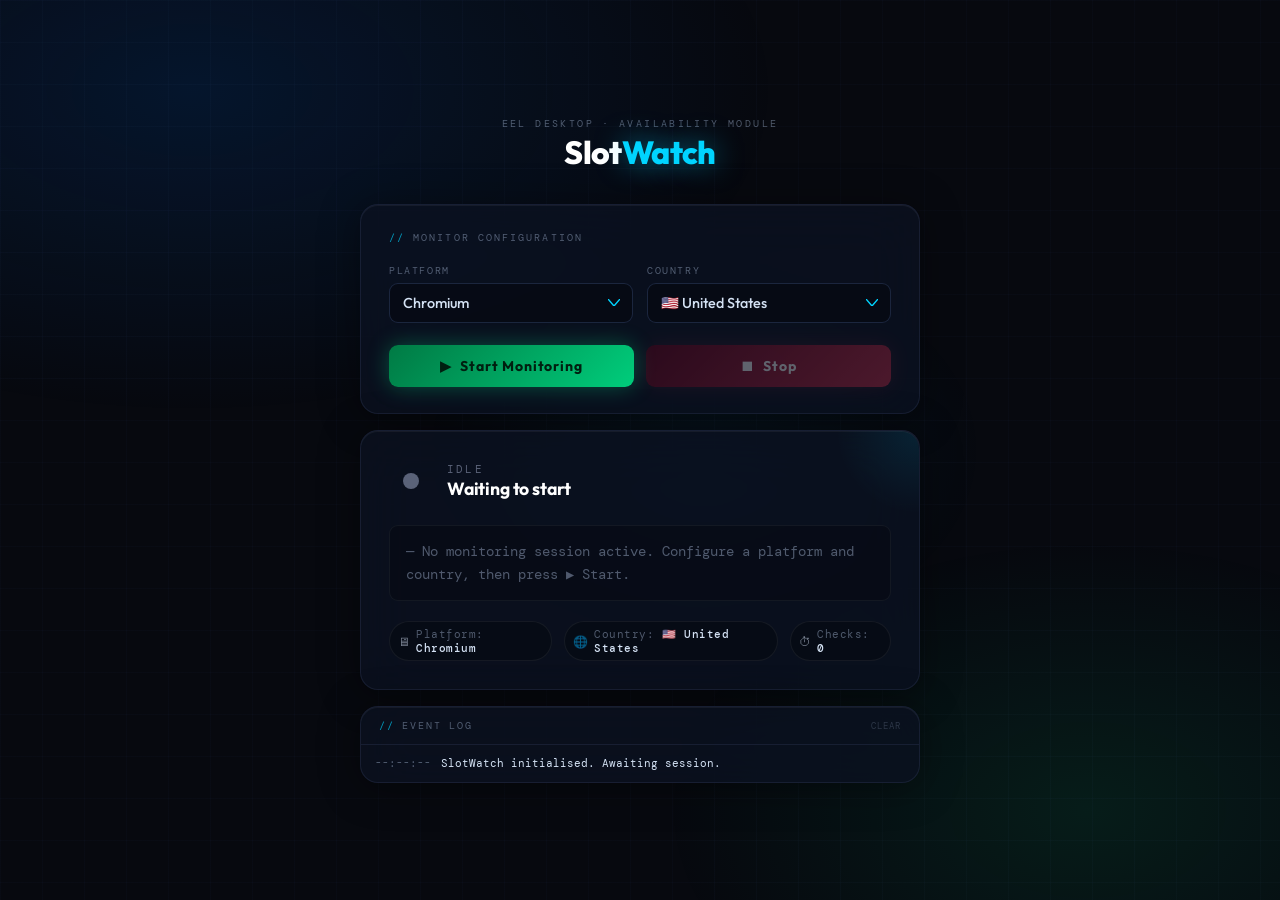
<file: pages/slot_monitor.html>
<!DOCTYPE html>
<html lang="en">
<head>
  <meta charset="UTF-8" />
  <meta name="viewport" content="width=device-width, initial-scale=1.0" />
  <title>SlotWatch — Availability Monitor</title>
  <script src="https://cdnjs.cloudflare.com/ajax/libs/gsap/3.12.5/gsap.min.js"></script>
  <link href="https://fonts.googleapis.com/css2?family=DM+Mono:ital,wght@0,300;0,400;0,500;1,400&family=Outfit:wght@300;400;500;600;700;800&display=swap" rel="stylesheet" />
  <style>
    /* ── Design tokens ──────────────────────────── */
    :root {
      --bg:           #07090f;
      --surface:      rgba(12, 18, 32, 0.82);
      --surface-up:   rgba(16, 24, 44, 0.9);
      --border:       rgba(120, 140, 200, 0.12);
      --border-lit:   rgba(120, 200, 255, 0.28);

      /* state colors */
      --col-idle:     #5a6278;
      --col-active:   #00d4ff;
      --col-found:    #00ff9d;
      --col-waiting:  #ffb800;

      --glow-active:  rgba(0, 212, 255, 0.22);
      --glow-found:   rgba(0, 255, 157, 0.22);
      --glow-waiting: rgba(255, 184, 0, 0.22);

      --text:         #d4e2f4;
      --text-dim:     rgba(180, 200, 230, 0.42);
      --mono:         'DM Mono', monospace;
      --sans:         'Outfit', sans-serif;

      --radius-card:  18px;
      --radius-sm:    9px;
    }

    *, *::before, *::after { box-sizing: border-box; margin: 0; padding: 0; }

    html, body {
      min-height: 100vh;
      background: var(--bg);
      font-family: var(--sans);
      color: var(--text);
      overflow-x: hidden;
    }

    /* ── Ambient background ─────────────────────── */
    .bg-canvas {
      position: fixed; inset: 0; z-index: 0; pointer-events: none;
      overflow: hidden;
    }
    .bg-canvas::before {
      content: '';
      position: absolute; inset: 0;
      background:
        radial-gradient(ellipse 70% 55% at 15% 10%,  rgba(0,80,180,.18) 0%, transparent 65%),
        radial-gradient(ellipse 55% 50% at 85% 90%,  rgba(0,200,120,.1) 0%, transparent 60%),
        radial-gradient(ellipse 40% 40% at 55% 50%,  rgba(0,180,255,.06) 0%, transparent 55%);
    }
    .bg-canvas::after {
      content: '';
      position: absolute; inset: 0;
      background-image:
        linear-gradient(rgba(120,160,255,.022) 1px, transparent 1px),
        linear-gradient(90deg, rgba(120,160,255,.022) 1px, transparent 1px);
      background-size: 42px 42px;
    }
    /* Animated scan-line */
    .scan-line {
      position: absolute;
      left: 0; right: 0;
      height: 2px;
      background: linear-gradient(90deg, transparent 0%, rgba(0,212,255,.18) 30%, rgba(0,212,255,.45) 50%, rgba(0,212,255,.18) 70%, transparent 100%);
      animation: scan 7s linear infinite;
      top: -2px;
    }
    @keyframes scan {
      0%   { top: -2px;   opacity: .6; }
      95%  { opacity: .6; }
      100% { top: 100vh; opacity: 0;  }
    }

    /* ── Page layout ────────────────────────────── */
    .page {
      position: relative; z-index: 1;
      min-height: 100vh;
      display: flex;
      flex-direction: column;
      align-items: center;
      justify-content: center;
      padding: 32px 24px;
      gap: 0;
    }

    /* ── Header wordmark ────────────────────────── */
    .wordmark {
      text-align: center;
      margin-bottom: 36px;
    }
    .wordmark-label {
      font-family: var(--mono);
      font-size: .62rem;
      letter-spacing: .24em;
      text-transform: uppercase;
      color: var(--text-dim);
      display: block;
      margin-bottom: 6px;
    }
    .wordmark-title {
      font-size: 2rem;
      font-weight: 800;
      letter-spacing: -.02em;
      color: #fff;
      line-height: 1;
    }
    .wordmark-title span {
      color: var(--col-active);
      text-shadow: 0 0 28px rgba(0,212,255,.55);
    }

    /* ── Main card shell ────────────────────────── */
    .shell {
      width: 100%;
      max-width: 560px;
      display: flex;
      flex-direction: column;
      gap: 16px;
    }

    /* ── Glass card base ────────────────────────── */
    .glass {
      background: var(--surface);
      border: 1px solid var(--border);
      border-radius: var(--radius-card);
      backdrop-filter: blur(28px) saturate(1.4);
      -webkit-backdrop-filter: blur(28px) saturate(1.4);
      box-shadow: 0 4px 40px rgba(0,0,0,.4), inset 0 1px 0 rgba(255,255,255,.05);
      transition: border-color .4s ease, box-shadow .4s ease;
    }

    /* ── Config card ────────────────────────────── */
    .config-card {
      padding: 26px 28px;
    }
    .config-card-title {
      font-family: var(--mono);
      font-size: .65rem;
      letter-spacing: .2em;
      text-transform: uppercase;
      color: var(--text-dim);
      margin-bottom: 20px;
      display: flex;
      align-items: center;
      gap: 8px;
    }
    .config-card-title::before {
      content: '//';
      color: var(--col-active);
      opacity: .7;
    }

    .selectors-row {
      display: grid;
      grid-template-columns: 1fr 1fr;
      gap: 14px;
      margin-bottom: 22px;
    }

    .field-group {
      display: flex;
      flex-direction: column;
      gap: 6px;
    }
    .field-label {
      font-size: .62rem;
      letter-spacing: .16em;
      text-transform: uppercase;
      color: var(--text-dim);
      font-family: var(--mono);
    }

    /* Custom select */
    .sel-wrap { position: relative; }
    select {
      appearance: none;
      width: 100%;
      padding: 10px 36px 10px 13px;
      background: rgba(0,0,0,.3);
      border: 1px solid rgba(120,160,255,.18);
      border-radius: var(--radius-sm);
      color: var(--text);
      font-family: var(--sans);
      font-size: .9rem;
      font-weight: 500;
      cursor: pointer;
      outline: none;
      transition: border-color .2s, box-shadow .2s;
      background-image: url("data:image/svg+xml,%3Csvg xmlns='http://www.w3.org/2000/svg' width='12' height='7'%3E%3Cpath d='M0 0l6 7 6-7' fill='none' stroke='%2300d4ff' stroke-width='1.4'/%3E%3C/svg%3E");
      background-repeat: no-repeat;
      background-position: right 12px center;
    }
    select:focus {
      border-color: rgba(0,212,255,.45);
      box-shadow: 0 0 14px rgba(0,212,255,.18);
    }
    select option { background: #0c1220; }

    /* ── Action buttons ─────────────────────────── */
    .btn-row {
      display: grid;
      grid-template-columns: 1fr 1fr;
      gap: 12px;
    }

    .btn {
      display: flex;
      align-items: center;
      justify-content: center;
      gap: 8px;
      padding: 12px 20px;
      border: none;
      border-radius: var(--radius-sm);
      font-family: var(--sans);
      font-size: .88rem;
      font-weight: 700;
      letter-spacing: .06em;
      cursor: pointer;
      position: relative;
      overflow: hidden;
      transition: transform .15s, filter .15s, box-shadow .2s;
    }
    .btn::before {
      content: '';
      position: absolute; inset: 0;
      background: rgba(255,255,255,.1);
      opacity: 0;
      transition: opacity .18s;
    }
    .btn:hover::before { opacity: 1; }
    .btn:active { transform: scale(.96); }
    .btn:disabled {
      opacity: .35;
      cursor: not-allowed;
      transform: none !important;
    }

    #startMonitorBtn {
      background: linear-gradient(135deg, #007a44, #00ff9d 160%);
      color: #001f10;
      box-shadow: 0 0 22px rgba(0,255,157,.28);
    }
    #startMonitorBtn:not(:disabled):hover {
      box-shadow: 0 0 34px rgba(0,255,157,.45);
      transform: translateY(-2px);
    }
    /* Ripple ring when active */
    #startMonitorBtn.monitoring::after {
      content: '';
      position: absolute; inset: -3px;
      border-radius: calc(var(--radius-sm) + 3px);
      border: 2px solid var(--col-found);
      animation: btn-ring 1.4s ease-out infinite;
    }
    @keyframes btn-ring {
      0%   { opacity: .9; transform: scale(1); }
      100% { opacity: 0;  transform: scale(1.05); }
    }

    #stopMonitorBtn {
      background: linear-gradient(135deg, #6b0018, #ff4466 160%);
      color: #fff;
      box-shadow: 0 0 22px rgba(255,68,102,.22);
    }
    #stopMonitorBtn:not(:disabled):hover {
      box-shadow: 0 0 34px rgba(255,68,102,.4);
      transform: translateY(-2px);
    }

    /* ── Status card ────────────────────────────── */
    #monitorStatusCard {
      padding: 28px;
      position: relative;
      overflow: hidden;
    }

    /* Neon glow state (added by JS) */
    #monitorStatusCard.state-active {
      border-color: rgba(0,212,255,.32);
      box-shadow: 0 4px 40px rgba(0,0,0,.4), 0 0 40px var(--glow-active), inset 0 1px 0 rgba(255,255,255,.06);
    }
    #monitorStatusCard.state-found {
      border-color: rgba(0,255,157,.35);
      box-shadow: 0 4px 40px rgba(0,0,0,.4), 0 0 50px var(--glow-found), inset 0 1px 0 rgba(255,255,255,.06);
    }
    #monitorStatusCard.state-waiting {
      border-color: rgba(255,184,0,.32);
      box-shadow: 0 4px 40px rgba(0,0,0,.4), 0 0 40px var(--glow-waiting), inset 0 1px 0 rgba(255,255,255,.06);
    }

    /* Diagonal corner shimmer */
    #monitorStatusCard::before {
      content: '';
      position: absolute; top: 0; right: 0;
      width: 90px; height: 90px;
      background: radial-gradient(circle at top right, rgba(0,212,255,.1) 0%, transparent 65%);
      border-radius: 0 var(--radius-card) 0 0;
      pointer-events: none;
      transition: background .4s;
    }
    #monitorStatusCard.state-found::before  { background: radial-gradient(circle at top right, rgba(0,255,157,.14) 0%, transparent 65%); }
    #monitorStatusCard.state-waiting::before{ background: radial-gradient(circle at top right, rgba(255,184,0,.12)  0%, transparent 65%); }

    /* ── Pulse dot + ring system ─────────────────── */
    .dot-zone {
      display: flex;
      align-items: center;
      gap: 14px;
      margin-bottom: 22px;
    }
    .dot-shell {
      position: relative;
      width: 44px; height: 44px;
      flex-shrink: 0;
      display: flex; align-items: center; justify-content: center;
    }
    /* Outer ring layers */
    .dot-ring {
      position: absolute; inset: 0;
      border-radius: 50%;
      border: 1.5px solid var(--col-idle);
      opacity: 0;
    }
    .dot-ring-2 {
      position: absolute;
      inset: -8px;
      border-radius: 50%;
      border: 1px solid var(--col-idle);
      opacity: 0;
    }
    /* Core dot */
    #pulseDot {
      width: 16px; height: 16px;
      border-radius: 50%;
      background: var(--col-idle);
      box-shadow: 0 0 8px var(--col-idle);
      position: relative; z-index: 1;
      transition: background .4s, box-shadow .4s;
    }

    /* State classes drive CSS color, GSAP drives animation */
    .dot-shell.state-active #pulseDot,
    .dot-shell.state-active .dot-ring,
    .dot-shell.state-active .dot-ring-2 { border-color: var(--col-active); }
    .dot-shell.state-active #pulseDot   { background: var(--col-active); box-shadow: 0 0 16px var(--col-active); }

    .dot-shell.state-found #pulseDot,
    .dot-shell.state-found .dot-ring,
    .dot-shell.state-found .dot-ring-2  { border-color: var(--col-found); }
    .dot-shell.state-found #pulseDot    { background: var(--col-found);  box-shadow: 0 0 20px var(--col-found);  }

    .dot-shell.state-waiting #pulseDot,
    .dot-shell.state-waiting .dot-ring,
    .dot-shell.state-waiting .dot-ring-2{ border-color: var(--col-waiting); }
    .dot-shell.state-waiting #pulseDot  { background: var(--col-waiting); box-shadow: 0 0 16px var(--col-waiting); }

    .dot-text {}
    .dot-state-label {
      font-family: var(--mono);
      font-size: .68rem;
      letter-spacing: .2em;
      text-transform: uppercase;
      color: var(--col-idle);
      transition: color .4s;
      display: block;
      margin-bottom: 3px;
    }
    .dot-state-label.state-active  { color: var(--col-active);  text-shadow: 0 0 10px rgba(0,212,255,.5); }
    .dot-state-label.state-found   { color: var(--col-found);   text-shadow: 0 0 10px rgba(0,255,157,.5); }
    .dot-state-label.state-waiting { color: var(--col-waiting); text-shadow: 0 0 10px rgba(255,184,0,.5);  }

    #stateLabel {
      font-size: 1.1rem;
      font-weight: 700;
      color: #fff;
      letter-spacing: -.01em;
      line-height: 1;
    }

    /* ── Slot message ───────────────────────────── */
    #slotMessage {
      font-family: var(--mono);
      font-size: .85rem;
      color: var(--text-dim);
      line-height: 1.7;
      background: rgba(0,0,0,.22);
      border: 1px solid rgba(255,255,255,.05);
      border-radius: var(--radius-sm);
      padding: 14px 16px;
      margin-bottom: 20px;
      min-height: 56px;
      transition: color .3s, border-color .3s;
    }
    #slotMessage.has-slots {
      color: var(--col-found);
      border-color: rgba(0,255,157,.2);
    }

    /* ── Target details strip ───────────────────── */
    .target-strip {
      display: flex;
      gap: 12px;
    }
    .target-chip {
      display: flex;
      align-items: center;
      gap: 6px;
      background: rgba(0,0,0,.25);
      border: 1px solid rgba(255,255,255,.06);
      border-radius: 99px;
      padding: 5px 12px 5px 8px;
    }
    .chip-icon { font-size: .75rem; opacity: .55; }
    .chip-val {
      font-family: var(--mono);
      font-size: .68rem;
      color: var(--text-dim);
      letter-spacing: .05em;
    }
    .chip-val strong { color: var(--text); font-weight: 500; }

    /* ── Log feed ───────────────────────────────── */
    .log-card { padding: 0; overflow: hidden; }
    .log-header {
      padding: 12px 18px;
      border-bottom: 1px solid var(--border);
      display: flex;
      align-items: center;
      justify-content: space-between;
    }
    .log-header-title {
      font-family: var(--mono);
      font-size: .62rem;
      letter-spacing: .18em;
      text-transform: uppercase;
      color: var(--text-dim);
    }
    .log-header-title::before { content: '// '; color: var(--col-active); opacity: .7; }
    .log-clear {
      font-family: var(--mono);
      font-size: .58rem;
      letter-spacing: .1em;
      text-transform: uppercase;
      color: var(--text-dim);
      background: none;
      border: none;
      cursor: pointer;
      opacity: .5;
      transition: opacity .2s;
    }
    .log-clear:hover { opacity: 1; }
    #logFeed {
      padding: 10px 14px;
      max-height: 120px;
      overflow-y: auto;
      display: flex;
      flex-direction: column;
      gap: 4px;
    }
    .log-entry {
      display: flex;
      gap: 10px;
      font-family: var(--mono);
      font-size: .7rem;
      line-height: 1.5;
      animation: log-in .2s ease both;
    }
    @keyframes log-in {
      from { opacity: 0; transform: translateX(-6px); }
      to   { opacity: 1; transform: translateX(0); }
    }
    .log-ts { color: var(--text-dim); flex-shrink: 0; }
    .log-msg { color: var(--text); }
    .log-msg.ok  { color: var(--col-found);   }
    .log-msg.warn{ color: var(--col-waiting); }
    .log-msg.err { color: #ff4466; }
    .log-msg.info{ color: var(--col-active);  }

    /* ── Scrollbar ──────────────────────────────── */
    ::-webkit-scrollbar { width: 5px; }
    ::-webkit-scrollbar-track { background: transparent; }
    ::-webkit-scrollbar-thumb { background: rgba(0,212,255,.18); border-radius: 3px; }
  </style>
</head>
<body>

<!-- Ambient bg -->
<div class="bg-canvas"><div class="scan-line"></div></div>

<div class="page">

  <!-- Wordmark -->
  <div class="wordmark">
    <span class="wordmark-label">Eel Desktop · Availability Module</span>
    <div class="wordmark-title">Slot<span>Watch</span></div>
  </div>

  <div class="shell">

    <!-- ── Config card ─────────────────────────── -->
    <div class="glass config-card">
      <div class="config-card-title">Monitor Configuration</div>

      <div class="selectors-row">
        <!-- Platform selector -->
        <div class="field-group">
          <label class="field-label" for="monitorPlatform">Platform</label>
          <div class="sel-wrap">
            <select id="monitorPlatform">
              <option value="chromium">Chromium</option>
              <option value="chrome">Google Chrome</option>
              <option value="firefox">Firefox</option>
              <option value="edge">Microsoft Edge</option>
              <option value="webkit">WebKit / Safari</option>
            </select>
          </div>
        </div>

        <!-- Country selector -->
        <div class="field-group">
          <label class="field-label" for="monitorCountry">Country</label>
          <div class="sel-wrap">
            <select id="monitorCountry">
              <option value="us">🇺🇸 United States</option>
              <option value="gb">🇬🇧 United Kingdom</option>
              <option value="de">🇩🇪 Germany</option>
              <option value="jp">🇯🇵 Japan</option>
              <option value="br">🇧🇷 Brazil</option>
              <option value="in">🇮🇳 India</option>
              <option value="au">🇦🇺 Australia</option>
              <option value="fr">🇫🇷 France</option>
              <option value="ca">🇨🇦 Canada</option>
              <option value="sg">🇸🇬 Singapore</option>
            </select>
          </div>
        </div>
      </div>

      <!-- Action buttons -->
      <div class="btn-row">
        <button class="btn" id="startMonitorBtn">
          <span>▶</span>
          <span>Start Monitoring</span>
        </button>
        <button class="btn" id="stopMonitorBtn" disabled>
          <span>⏹</span>
          <span>Stop</span>
        </button>
      </div>
    </div>

    <!-- ── Status card ─────────────────────────── -->
    <div class="glass" id="monitorStatusCard">

      <!-- Dot + state text -->
      <div class="dot-zone">
        <div class="dot-shell" id="dotShell">
          <div class="dot-ring-2" id="dotRing2"></div>
          <div class="dot-ring"  id="dotRing1"></div>
          <div id="pulseDot"></div>
        </div>
        <div class="dot-text">
          <span class="dot-state-label" id="dotStateLabel">Idle</span>
          <span id="stateLabel">Waiting to start</span>
        </div>
      </div>

      <!-- Slot message -->
      <div id="slotMessage">
        — No monitoring session active. Configure a platform and country, then press Start.
      </div>

      <!-- Target details -->
      <div class="target-strip">
        <div class="target-chip">
          <span class="chip-icon">🖥</span>
          <span class="chip-val">Platform: <strong id="chipPlatform">—</strong></span>
        </div>
        <div class="target-chip">
          <span class="chip-icon">🌐</span>
          <span class="chip-val">Country: <strong id="chipCountry">—</strong></span>
        </div>
        <div class="target-chip">
          <span class="chip-icon">⏱</span>
          <span class="chip-val">Checks: <strong id="chipChecks">0</strong></span>
        </div>
      </div>
    </div>

    <!-- ── Log feed ─────────────────────────────── -->
    <div class="glass log-card">
      <div class="log-header">
        <span class="log-header-title">Event Log</span>
        <button class="log-clear" onclick="clearLog()">Clear</button>
      </div>
      <div id="logFeed">
        <div class="log-entry">
          <span class="log-ts">--:--:--</span>
          <span class="log-msg">SlotWatch initialised. Awaiting session.</span>
        </div>
      </div>
    </div>

  </div><!-- /shell -->
</div><!-- /page -->

<!-- ═══════════════════════════════════════════════
     SCRIPT
═══════════════════════════════════════════════ -->
<script>
  /* ── State ──────────────────────────────────── */
  const State = { IDLE: 'idle', ACTIVE: 'active', FOUND: 'found', WAITING: 'waiting' };
  let currentState = State.IDLE;
  let gsapTimeline = null;
  let checkCount   = 0;

  /* ── Element refs ───────────────────────────── */
  const startBtn       = document.getElementById('startMonitorBtn');
  const stopBtn        = document.getElementById('stopMonitorBtn');
  const statusCard     = document.getElementById('monitorStatusCard');
  const dotShell       = document.getElementById('dotShell');
  const pulseDot       = document.getElementById('pulseDot');
  const dotRing1       = document.getElementById('dotRing1');
  const dotRing2       = document.getElementById('dotRing2');
  const dotStateLabel  = document.getElementById('dotStateLabel');
  const stateLabel     = document.getElementById('stateLabel');
  const slotMessage    = document.getElementById('slotMessage');
  const chipPlatform   = document.getElementById('chipPlatform');
  const chipCountry    = document.getElementById('chipCountry');
  const chipChecks     = document.getElementById('chipChecks');
  const logFeed        = document.getElementById('logFeed');
  const platformSel    = document.getElementById('monitorPlatform');
  const countrySel     = document.getElementById('monitorCountry');

  /* ── GSAP pulse animations ──────────────────── */
  const stateColours = {
    [State.IDLE]:    { dot: '#5a6278', ring: '#5a6278', glow: 'none' },
    [State.ACTIVE]:  { dot: '#00d4ff', ring: '#00d4ff', glow: '0 0 22px rgba(0,212,255,.7)' },
    [State.FOUND]:   { dot: '#00ff9d', ring: '#00ff9d', glow: '0 0 26px rgba(0,255,157,.75)' },
    [State.WAITING]: { dot: '#ffb800', ring: '#ffb800', glow: '0 0 20px rgba(255,184,0,.65)' },
  };

  function stopGsap() {
    if (gsapTimeline) { gsapTimeline.kill(); gsapTimeline = null; }
    gsap.killTweensOf([pulseDot, dotRing1, dotRing2]);
    gsap.set([dotRing1, dotRing2], { opacity: 0, scale: 1 });
    gsap.set(pulseDot, { scale: 1 });
  }

  function startGsap(state) {
    stopGsap();
    const c = stateColours[state];

    // Dot core
    gsap.set(pulseDot, { backgroundColor: c.dot, boxShadow: c.glow });
    gsap.set(dotRing1, { borderColor: c.ring });
    gsap.set(dotRing2, { borderColor: c.ring });

    if (state === State.IDLE) return;

    const speed = state === State.FOUND ? 0.7 : state === State.WAITING ? 1.1 : 1.4;

    gsapTimeline = gsap.timeline({ repeat: -1 });
    // Core scale breathe
    gsapTimeline.to(pulseDot, { scale: 1.25, duration: speed * .45, ease: 'sine.inOut', yoyo: true, repeat: 1 }, 0);
    // Inner ring expand
    gsapTimeline.to(dotRing1, { opacity: .7, scale: 1.6, duration: speed * .6, ease: 'sine.out' }, 0);
    gsapTimeline.to(dotRing1, { opacity: 0, scale: 2.2, duration: speed * .5, ease: 'sine.in'  }, speed * .6);
    // Outer ring expand (offset)
    gsapTimeline.to(dotRing2, { opacity: .4, scale: 1.3, duration: speed * .6, ease: 'sine.out' }, speed * .25);
    gsapTimeline.to(dotRing2, { opacity: 0, scale: 2.0, duration: speed * .5, ease: 'sine.in'  }, speed * .85);
  }

  /* ── Apply UI state ─────────────────────────── */
  const stateClasses = ['state-active', 'state-found', 'state-waiting'];

  function applyState(state, labelText, messageText, hasSlots = false) {
    currentState = state;

    // Remove all state classes
    stateClasses.forEach(c => {
      statusCard.classList.remove(c);
      dotShell.classList.remove(c);
      dotStateLabel.classList.remove(c);
    });

    // Add new state class
    if (state !== State.IDLE) {
      const cls = `state-${state}`;
      statusCard.classList.add(cls);
      dotShell.classList.add(cls);
      dotStateLabel.classList.add(cls);
    }

    dotStateLabel.textContent = state.charAt(0).toUpperCase() + state.slice(1);
    stateLabel.textContent    = labelText;
    slotMessage.textContent   = messageText;
    slotMessage.classList.toggle('has-slots', hasSlots);

    startGsap(state);
  }

  /* ── Log helper ─────────────────────────────── */
  function ts() {
    return new Date().toLocaleTimeString('en-GB');
  }
  function addLog(msg, type = '') {
    const entry = document.createElement('div');
    entry.className = 'log-entry';
    entry.innerHTML = `<span class="log-ts">${ts()}</span><span class="log-msg ${type}">${msg}</span>`;
    logFeed.appendChild(entry);
    logFeed.scrollTop = logFeed.scrollHeight;
  }
  function clearLog() {
    logFeed.innerHTML = '';
    addLog('Log cleared.', 'info');
  }

  /* ── Chip helpers ───────────────────────────── */
  function updateChips() {
    const platText    = platformSel.options[platformSel.selectedIndex].text;
    const countryText = countrySel.options[countrySel.selectedIndex].text;
    chipPlatform.textContent = platText;
    chipCountry.textContent  = countryText;
    chipChecks.textContent   = checkCount;
  }

  /* ── Button handlers ────────────────────────── */
  startBtn.addEventListener('click', () => {
    const platform = platformSel.value;
    const country  = countrySel.value;
    checkCount = 0;
    updateChips();

    // Update button states
    startBtn.disabled = true;
    stopBtn.disabled  = false;
    startBtn.classList.add('monitoring');

    // Disable selectors during monitoring
    platformSel.disabled = true;
    countrySel.disabled  = true;

    applyState(
      State.ACTIVE,
      'Monitoring active…',
      `🔍 Scanning slots on ${platformSel.options[platformSel.selectedIndex].text} · ${countrySel.options[countrySel.selectedIndex].text}…`
    );

    addLog(`Started monitoring [${platform}] in [${country}]`, 'info');

    // ── Eel call ──
    // eel.start_monitoring(platform, country)();
  });

  stopBtn.addEventListener('click', () => {
    startBtn.disabled = false;
    stopBtn.disabled  = true;
    startBtn.classList.remove('monitoring');
    platformSel.disabled = false;
    countrySel.disabled  = false;

    applyState(State.IDLE, 'Monitoring stopped', '— Session ended. Press Start to begin a new scan.');
    addLog('Monitoring stopped by user.', 'warn');

    // ── Eel call ──
    // eel.stop_monitoring()();
  });

  /* ── Public API (called from Python via Eel) ── */

  /**
   * eel.expose(updateMonitorStatus)
   * Called from Python to push state updates into the UI.
   *
   * @param {string} state   - 'idle' | 'active' | 'found' | 'waiting'
   * @param {string} message - Human-readable slot availability message
   */
  function updateMonitorStatus(state, message) {
    checkCount++;
    chipChecks.textContent = checkCount;

    const labelMap = {
      idle:    'Idle',
      active:  'Scanning…',
      found:   '✦ Slots available!',
      waiting: 'No slots yet…',
    };

    applyState(
      state,
      labelMap[state] || state,
      message,
      state === 'found'
    );

    const logType = state === 'found' ? 'ok' : state === 'waiting' ? 'warn' : 'info';
    addLog(message, logType);
  }

  // Expose for Eel
  if (typeof eel !== 'undefined') {
    eel.expose(updateMonitorStatus);
  }

  /* ── Init ───────────────────────────────────── */
  applyState(State.IDLE, 'Waiting to start', '— No monitoring session active. Configure a platform and country, then press ▶ Start.');
  updateChips();
</script>
</body>
</html>
</file>
